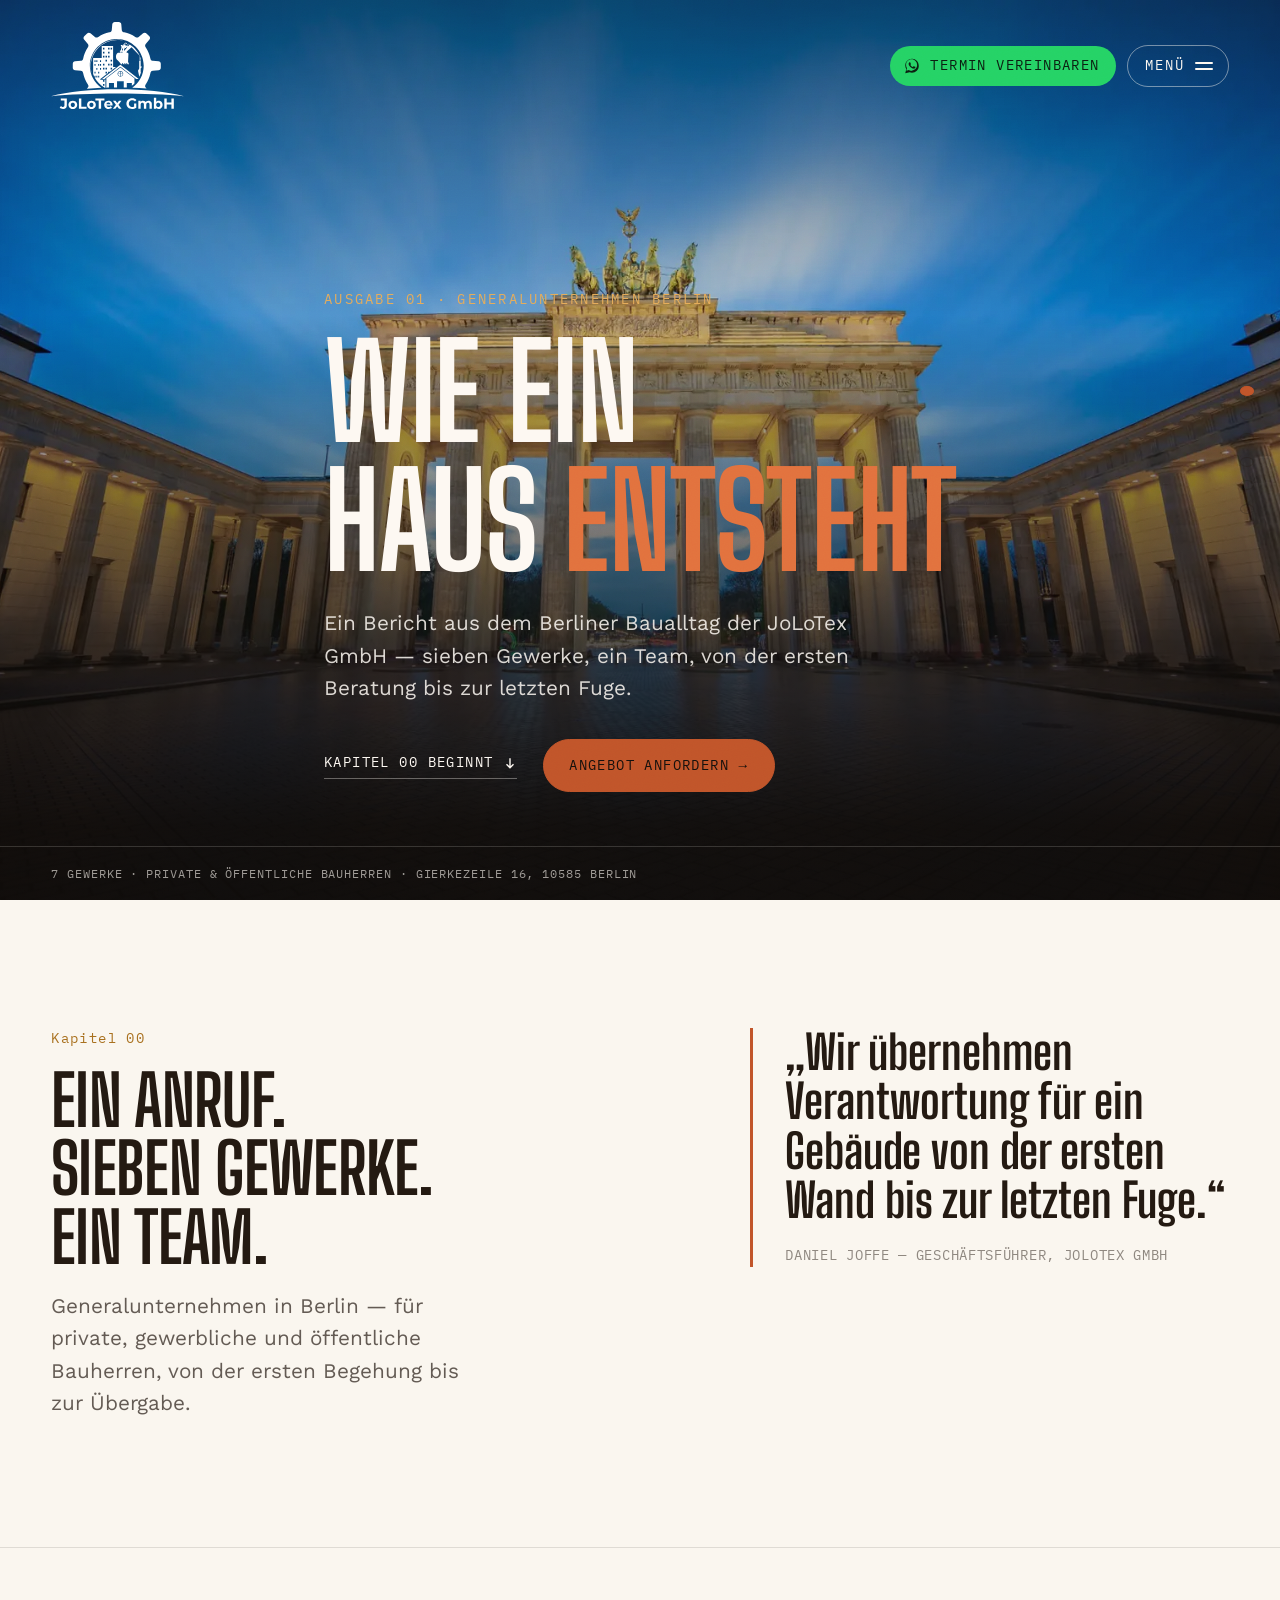
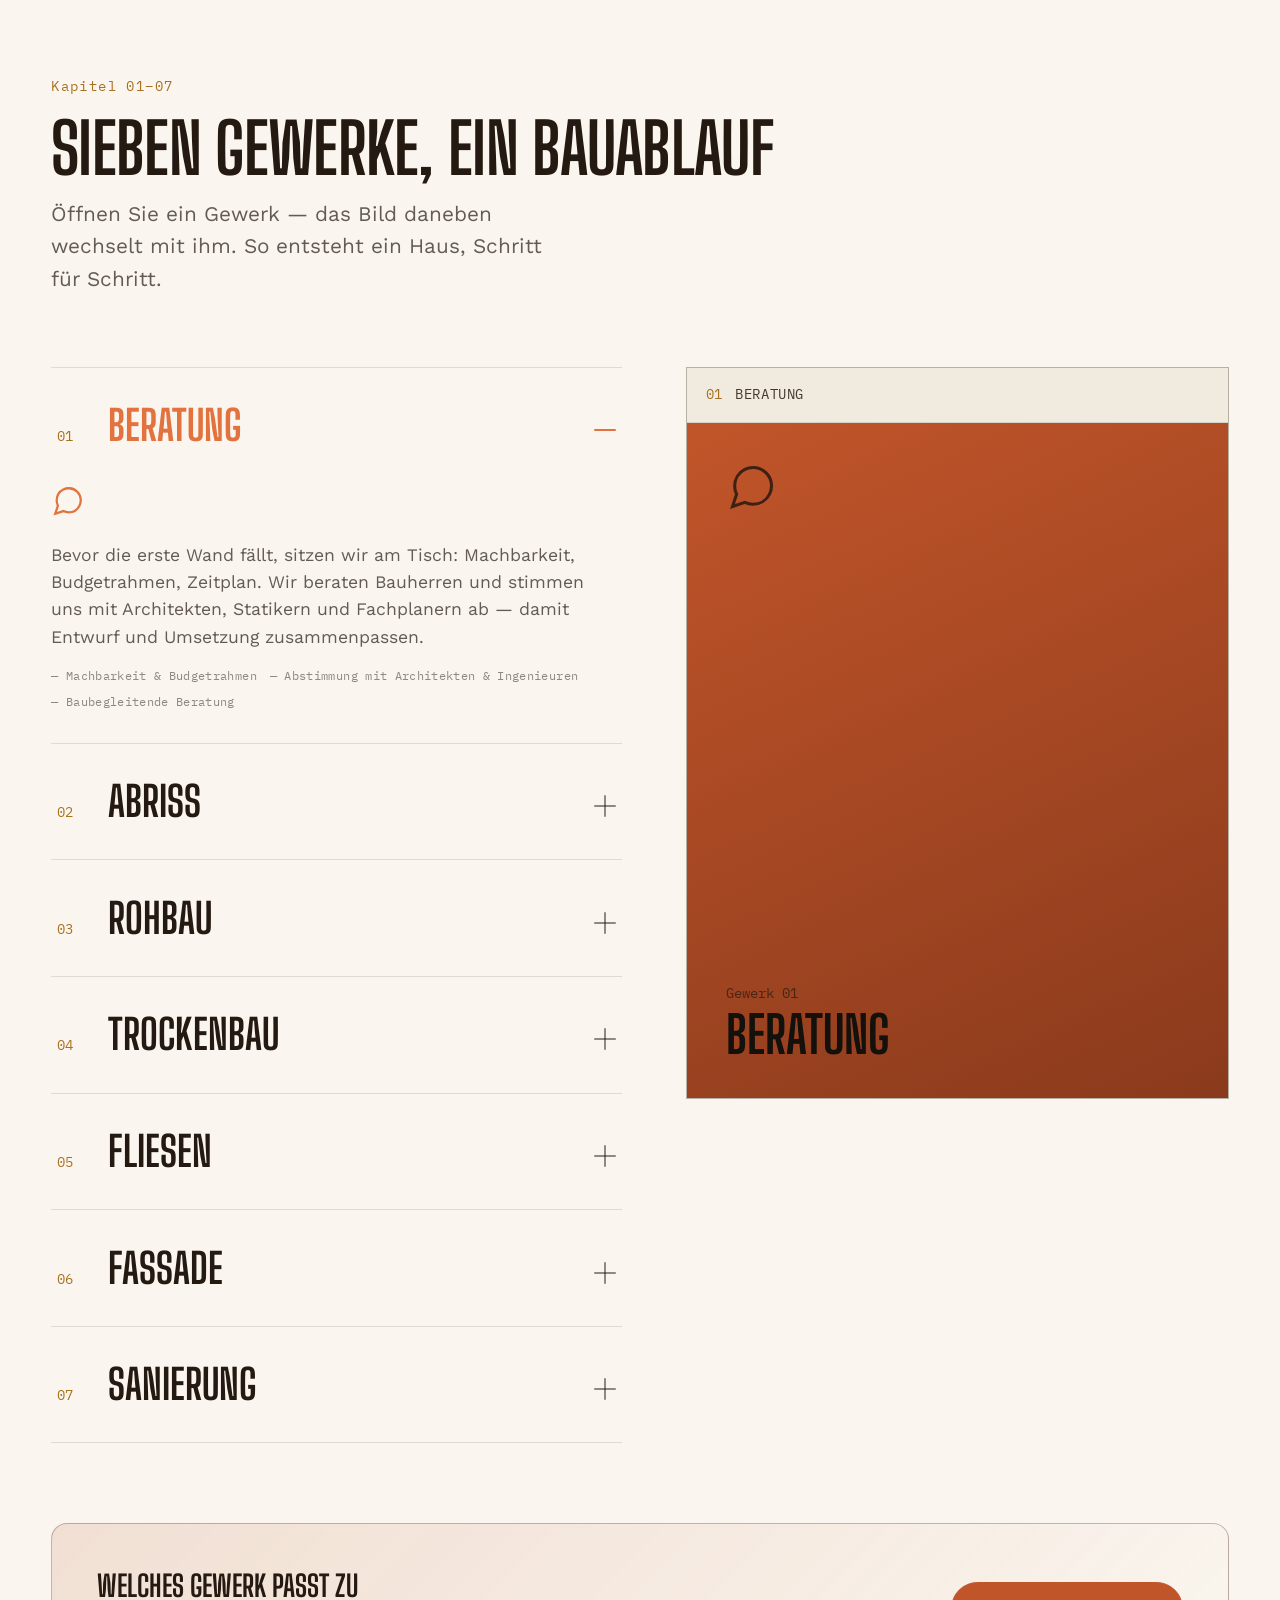
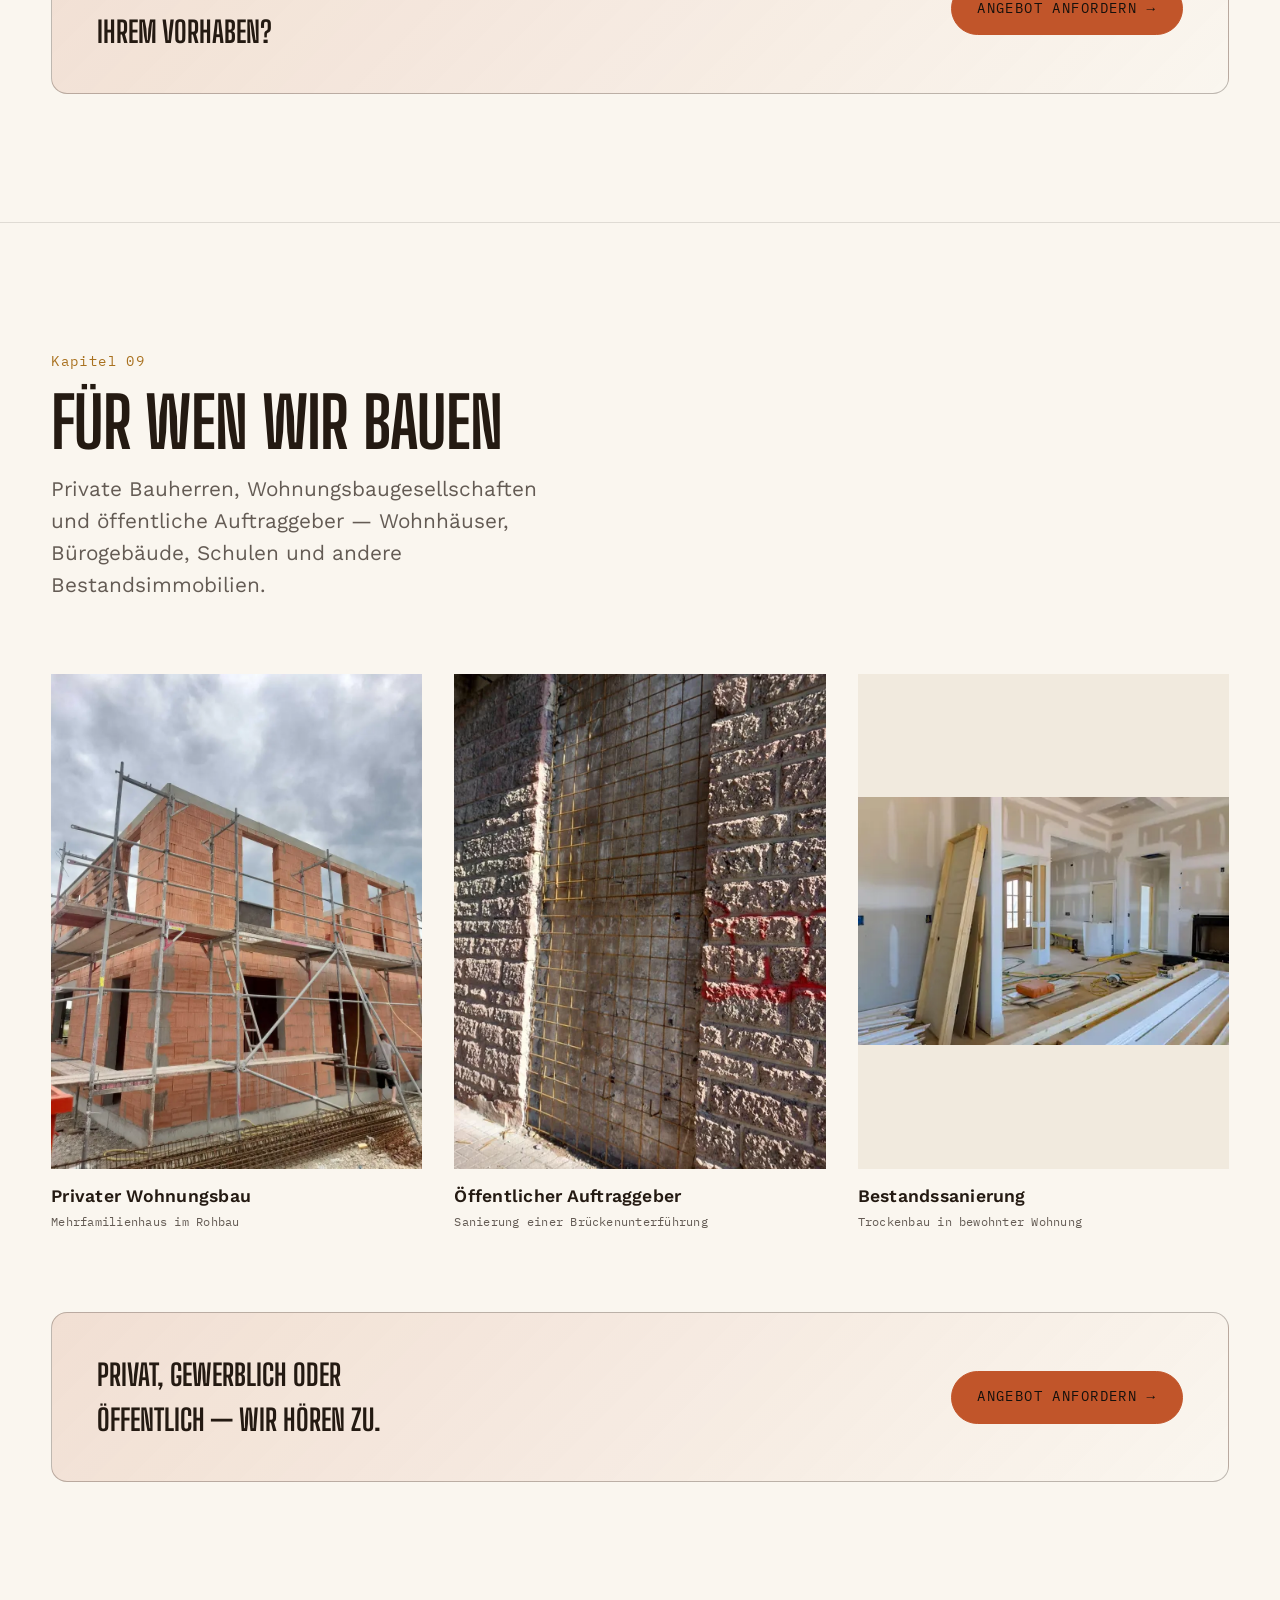
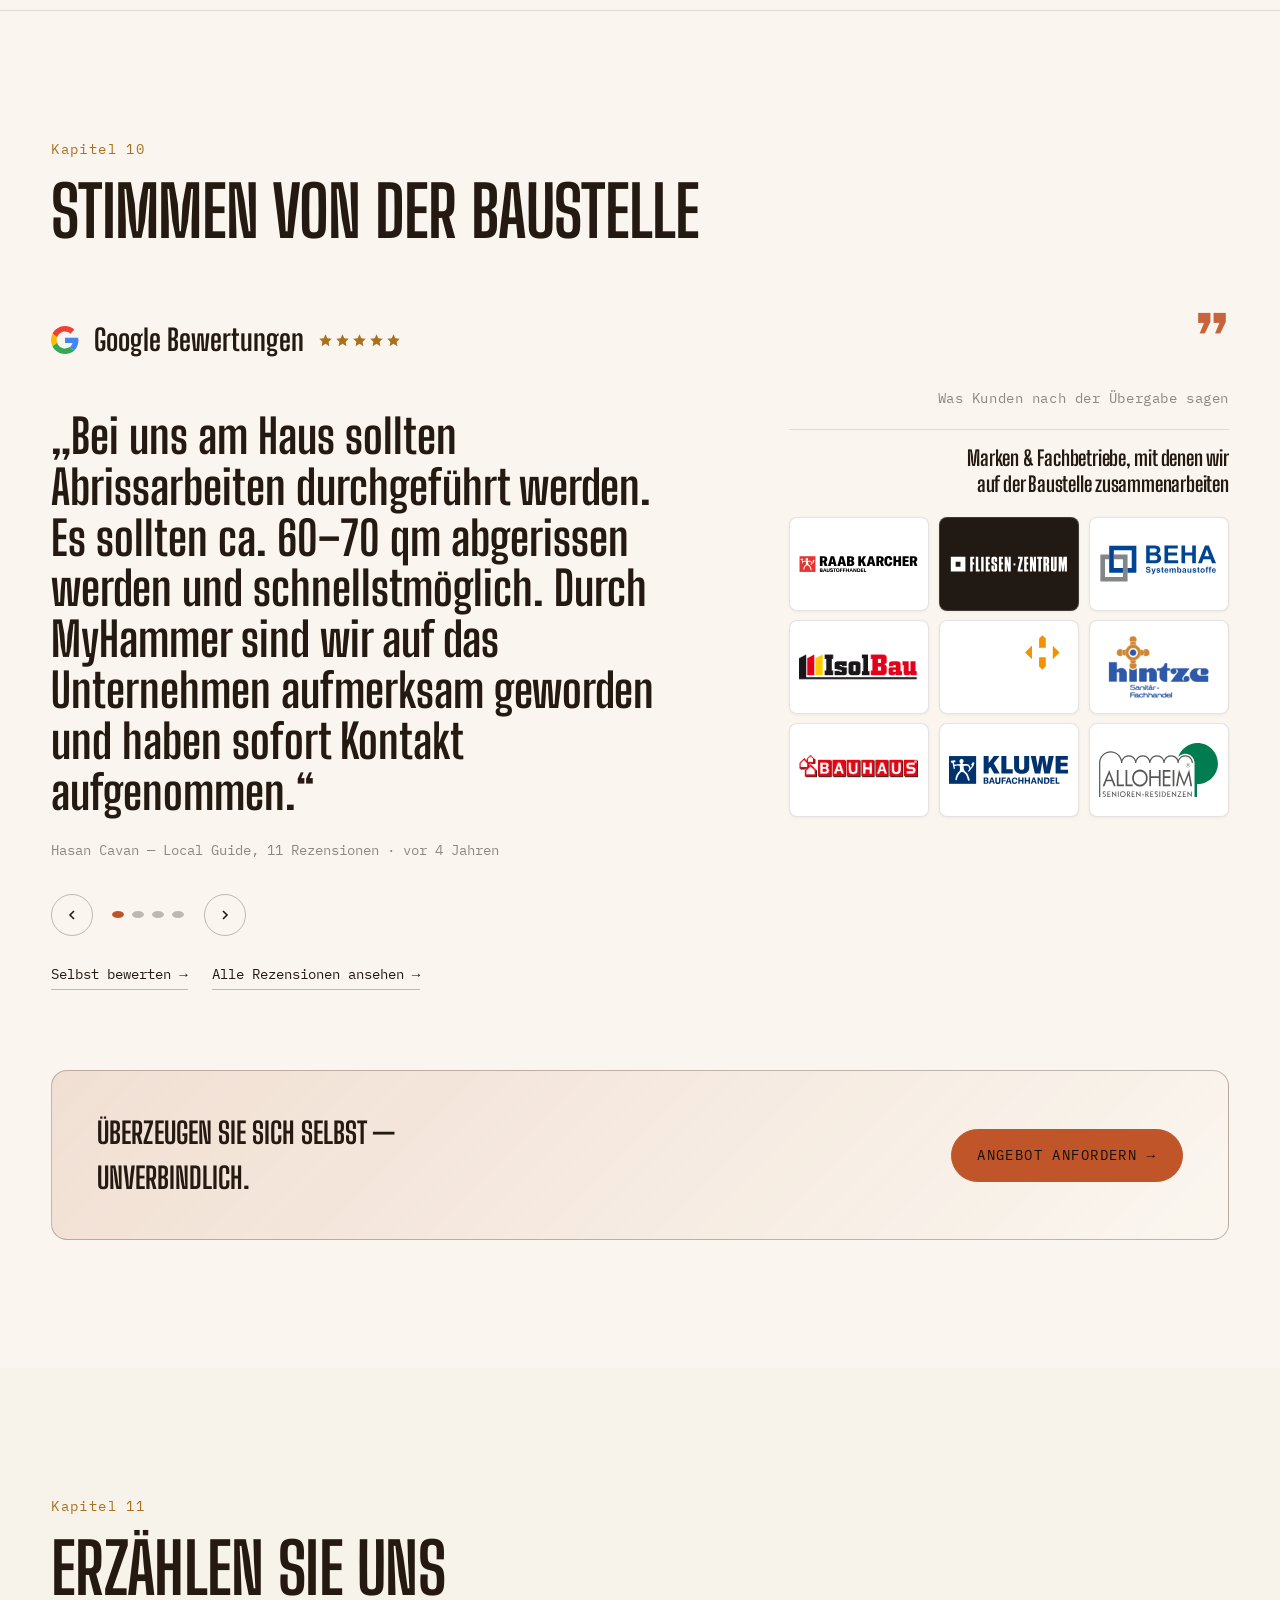
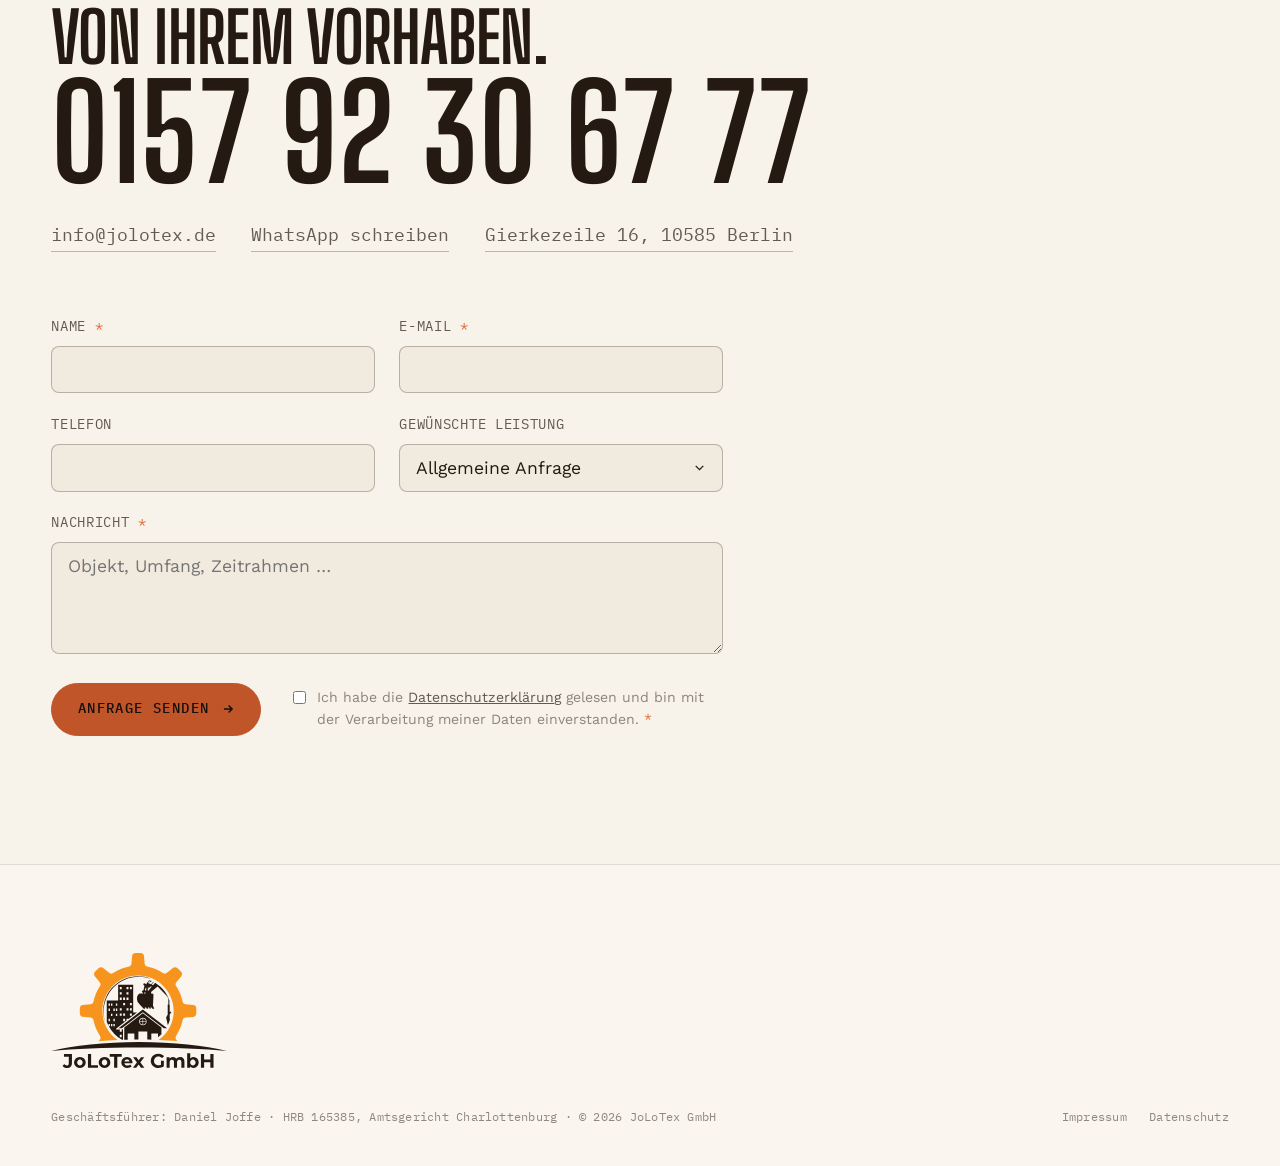
<file: index.html>
<!DOCTYPE html>
<html lang="de">
<head>
<meta charset="UTF-8">
<meta name="viewport" content="width=device-width, initial-scale=1">
<title>JoLoTex GmbH — Wie ein Haus entsteht | Generalunternehmen Berlin</title>
<meta name="description" content="JoLoTex GmbH: Berliner Generalunternehmen für Abriss, Rohbau, Trockenbau, Fliesen, Sanierung, Fassade und Beratung — erzählt entlang eines echten Bauablaufs, mit eigenen Baustellenfotos.">
<link rel="canonical" href="https://www.jolotex.de/">
<link rel="icon" href="assets/images/favicon-32.png" sizes="32x32" type="image/png">
<link rel="icon" href="assets/images/favicon-192.png" sizes="192x192" type="image/png">
<link rel="apple-touch-icon" href="assets/images/apple-touch-icon.png">
<meta property="og:type" content="website">
<meta property="og:site_name" content="JoLoTex GmbH">
<meta property="og:title" content="JoLoTex GmbH — Wie ein Haus entsteht">
<meta property="og:description" content="Ein Bericht aus dem Berliner Baualltag: Abriss, Rohbau, Trockenbau, Fliesen, Sanierung, Fassade und Beratung.">
<meta property="og:image" content="https://www.jolotex.de/assets/images/badge.jpg">
<meta property="og:url" content="https://www.jolotex.de/">
<meta name="twitter:card" content="summary_large_image">
<link rel="stylesheet" href="css/styles.css">
<script type="application/ld+json">
{
  "@context": "https://schema.org",
  "@type": "GeneralContractor",
  "name": "JoLoTex GmbH",
  "image": "https://www.jolotex.de/assets/images/badge.jpg",
  "telephone": "+4915792306777",
  "email": "info@jolotex.de",
  "address": {
    "@type": "PostalAddress",
    "streetAddress": "Gierkezeile 16",
    "postalCode": "10585",
    "addressLocality": "Berlin",
    "addressCountry": "DE"
  },
  "areaServed": "Berlin",
  "url": "https://www.jolotex.de/"
}
</script>
</head>
<body>
<a class="skip-link" href="#main">Zum Inhalt springen</a>

<header class="masthead" data-masthead>
  <div class="wrap masthead__row">
    <a class="masthead__mark" href="index.html"><img src="assets/images/jolotex-logo.svg" alt="JoLoTex GmbH" width="150" height="98"></a>
    <div class="masthead__actions">
      <a class="btn-whatsapp" href="#kontakt">
        <svg viewBox="0 0 32 32" fill="currentColor" aria-hidden="true"><path d="M16.01 3C9.38 3 4 8.38 4 15.01c0 2.39.7 4.61 1.9 6.48L4 29l7.7-1.86a11.9 11.9 0 0 0 4.31.8h.01c6.63 0 12.01-5.38 12.01-12.01C28.02 8.38 22.64 3 16.01 3Zm0 21.8h-.01a9.8 9.8 0 0 1-4.99-1.37l-.36-.21-4.57 1.1 1.12-4.46-.24-.37a9.78 9.78 0 0 1-1.5-5.48c0-5.42 4.4-9.82 9.83-9.82 2.62 0 5.09 1.02 6.94 2.88a9.75 9.75 0 0 1 2.88 6.94c0 5.42-4.41 9.79-10.1 9.79Zm5.4-7.34c-.3-.15-1.75-.86-2.02-.96-.27-.1-.47-.15-.66.15-.2.3-.76.96-.93 1.15-.17.2-.34.22-.64.07-.3-.15-1.25-.46-2.38-1.47-.88-.78-1.47-1.75-1.65-2.05-.17-.3-.02-.46.13-.6.13-.13.3-.34.44-.5.15-.17.2-.3.3-.5.1-.2.05-.37-.02-.52-.07-.15-.66-1.6-.91-2.2-.24-.57-.48-.5-.66-.5h-.56c-.2 0-.52.07-.79.37-.27.3-1.04 1.02-1.04 2.48s1.07 2.87 1.22 3.07c.15.2 2.1 3.2 5.08 4.49.71.3 1.26.49 1.69.63.71.23 1.36.2 1.87.12.57-.08 1.75-.72 2-1.4.24-.7.24-1.29.17-1.4-.07-.13-.27-.2-.56-.35Z"/></svg>
        <span>Termin vereinbaren</span>
      </a>
      <button class="masthead__menu-btn" data-menu-toggle aria-expanded="false" aria-controls="site-menu">
        <span>Menü</span>
        <span class="masthead__menu-icon"><i></i><i></i></span>
      </button>
    </div>
  </div>
</header>

<nav class="site-menu" id="site-menu" data-site-menu aria-label="Hauptnavigation">
  <div class="wrap site-menu__inner">
    <ol class="site-menu__list">
      <li><a href="#auftrag" data-menu-link><span>00</span>Der Auftrag</a></li>
      <li><a href="#gewerke" data-menu-link><span>01–07</span>Die Gewerke</a></li>
      <li><a href="#bauherren" data-menu-link><span>09</span>Für wen wir bauen</a></li>
      <li><a href="#stimmen" data-menu-link><span>10</span>Stimmen von der Baustelle</a></li>
      <li><a href="#kontakt" data-menu-link><span>11</span>Ihr Projekt</a></li>
    </ol>
    <div class="site-menu__contact">
      <a href="tel:+4915792306777">0157 92306777</a>
      <a href="mailto:info@jolotex.de">info@jolotex.de</a>
      <span>Gierkezeile 16, 10585 Berlin</span>
    </div>
  </div>
</nav>

<div class="chapter-nav" data-chapter-nav aria-hidden="true">
  <button data-chapter-dot="cover" data-target="#cover"><span>Cover</span></button>
  <button data-chapter-dot="auftrag" data-target="#auftrag"><span>00 — Auftrag</span></button>
  <button data-chapter-dot="gewerke" data-target="#gewerke"><span>01–07 — Gewerke</span></button>
  <button data-chapter-dot="bauherren" data-target="#bauherren"><span>09 — Bauherren</span></button>
  <button data-chapter-dot="stimmen" data-target="#stimmen"><span>10 — Stimmen</span></button>
  <button data-chapter-dot="kontakt" data-target="#kontakt"><span>11 — Kontakt</span></button>
</div>

<main id="main">

  <section class="cover" id="cover">
    <div class="cover__media">
      <img src="assets/images/optimized/brandenburg-gate-mon-900.webp" srcset="assets/images/optimized/brandenburg-gate-mon-480.webp 480w, assets/images/optimized/brandenburg-gate-mon-900.webp 900w, assets/images/optimized/brandenburg-gate-mon-1600.webp 1600w" sizes="100vw" alt="Brandenburger Tor in Berlin" fetchpriority="high">
    </div>
    <div class="cover__scrim"></div>
    <div class="wrap cover__content">
      <span class="cover__kicker">Ausgabe 01 · Generalunternehmen Berlin</span>
      <h1 class="cover__title">Wie ein<br>Haus <em>entsteht</em></h1>
      <p class="cover__deck">Ein Bericht aus dem Berliner Baualltag der JoLoTex GmbH — sieben Gewerke, ein Team, von der ersten Beratung bis zur letzten Fuge.</p>
      <div class="cover__actions">
        <a class="cover__cue" href="#auftrag">Kapitel 00 beginnt <svg viewBox="0 0 24 24" fill="none" stroke="currentColor" stroke-width="2.4"><path d="M12 4v16M6 14l6 6 6-6"/></svg></a>
        <a class="btn-cta" href="#kontakt">Angebot anfordern →</a>
      </div>
    </div>
    <p class="cover__meta">7 Gewerke · Private &amp; öffentliche Bauherren · Gierkezeile 16, 10585 Berlin</p>
  </section>

  <section class="chapter chapter--auftrag" id="auftrag">
    <div class="wrap chapter__grid">
      <div class="chapter__lede reveal">
        <span class="chapter__num">Kapitel 00</span>
        <h2 class="auftrag__headline">Ein Anruf.<br>Sieben Gewerke.<br>Ein Team.</h2>
        <p class="auftrag__lede">Generalunternehmen in Berlin — für private, gewerbliche und öffentliche Bauherren, von der ersten Begehung bis zur Übergabe.</p>
      </div>
      <blockquote class="chapter__pull reveal">
        <p>„Wir übernehmen Verantwortung für ein Gebäude von der ersten Wand bis zur letzten Fuge.“</p>
        <cite>Daniel Joffe — Geschäftsführer, JoLoTex GmbH</cite>
      </blockquote>
    </div>
  </section>

  <section class="chapter chapter--rule" id="gewerke">
    <div class="wrap">
      <div class="chapter__head reveal">
        <span class="chapter__num">Kapitel 01–07</span>
        <h2>Sieben Gewerke, ein Bauablauf</h2>
        <p>Öffnen Sie ein Gewerk — das Bild daneben wechselt mit ihm. So entsteht ein Haus, Schritt für Schritt.</p>
      </div>

      <div class="gewerke reveal" data-accordion>
        <div class="gewerke__list">

          <article class="gewerke__item is-open" data-gewerke="beratung">
            <button class="gewerke__trigger" aria-expanded="true" aria-controls="panel-beratung" data-trigger>
              <span class="gewerke__index">01</span>
              <span class="gewerke__name">Beratung</span>
              <span class="gewerke__plus" aria-hidden="true"></span>
            </button>
            <div class="gewerke__panel" id="panel-beratung">
              <div class="gewerke__panel-content">
                <svg class="gewerke__panel-icon" viewBox="0 0 24 24" fill="none" stroke="currentColor" stroke-width="1.6" aria-hidden="true"><path d="M21 11.5a8.38 8.38 0 0 1-.9 3.8 8.5 8.5 0 0 1-7.6 4.7 8.38 8.38 0 0 1-3.8-.9L3 21l1.9-5.7a8.38 8.38 0 0 1-.9-3.8 8.5 8.5 0 0 1 4.7-7.6 8.38 8.38 0 0 1 3.8-.9h.5a8.48 8.48 0 0 1 8 8v.5Z"/><path d="M8 12h.01M12 12h.01M16 12h.01"/></svg>
                <p>Bevor die erste Wand fällt, sitzen wir am Tisch: Machbarkeit, Budgetrahmen, Zeitplan. Wir beraten Bauherren und stimmen uns mit Architekten, Statikern und Fachplanern ab — damit Entwurf und Umsetzung zusammenpassen.</p>
                <ul class="gewerke__tags"><li>Machbarkeit &amp; Budgetrahmen</li><li>Abstimmung mit Architekten &amp; Ingenieuren</li><li>Baubegleitende Beratung</li></ul>
              </div>
            </div>
          </article>

          <article class="gewerke__item" data-gewerke="abriss">
            <button class="gewerke__trigger" aria-expanded="false" aria-controls="panel-abriss" data-trigger>
              <span class="gewerke__index">02</span>
              <span class="gewerke__name">Abriss</span>
              <span class="gewerke__plus" aria-hidden="true"></span>
            </button>
            <div class="gewerke__panel" id="panel-abriss">
              <div class="gewerke__panel-content">
                <p>Ob Teilrückbau oder vollständige Entkernung: kontrolliert, sicher, termingerecht. Mit durchdachtem Staubschutz- und Sicherheitskonzept und fachgerechter Trennung und Entsorgung aller Materialien.</p>
                <ul class="gewerke__tags"><li>Entkernung &amp; Teilrückbau</li><li>Sicherheits- &amp; Staubschutzkonzepte</li><li>Fachgerechte Entsorgung</li></ul>
                <img class="gewerke__panel-img" src="assets/images/optimized/pf-abriss-g6-480.webp" alt="JoLoTex Baumfäll- und Rückschnittarbeiten: Holzgreifer verlädt Stämme auf Anhänger" loading="lazy">
                <img class="gewerke__panel-img" src="assets/images/optimized/pf-abriss-g5-480.webp" alt="Rückbau an einer Böschung mit Natursteinen nahe einer Brücke" loading="lazy">
              </div>
            </div>
          </article>

          <article class="gewerke__item" data-gewerke="rohbau">
            <button class="gewerke__trigger" aria-expanded="false" aria-controls="panel-rohbau" data-trigger>
              <span class="gewerke__index">03</span>
              <span class="gewerke__name">Rohbau</span>
              <span class="gewerke__plus" aria-hidden="true"></span>
            </button>
            <div class="gewerke__panel" id="panel-rohbau">
              <div class="gewerke__panel-content">
                <p>Vom Fundament bis zum tragenden Mauerwerk: der Rohbau ist das stabile Fundament für jedes weitere Gewerk — präzise ausgeführt nach Statik und Ausführungsplanung.</p>
                <ul class="gewerke__tags"><li>Fundamente &amp; tragende Wände</li><li>Beton- &amp; Stahlbetonarbeiten</li><li>Schlüsselfertig für Neu- &amp; Anbau</li></ul>
                <img class="gewerke__panel-img" src="assets/images/optimized/pf-rohbau-hero-900.webp" alt="Rohbau eines Wohnhauses mit Gerüst und Ziegelmauerwerk" loading="lazy">
              </div>
            </div>
          </article>

          <article class="gewerke__item" data-gewerke="trockenbau">
            <button class="gewerke__trigger" aria-expanded="false" aria-controls="panel-trockenbau" data-trigger>
              <span class="gewerke__index">04</span>
              <span class="gewerke__name">Trockenbau</span>
              <span class="gewerke__plus" aria-hidden="true"></span>
            </button>
            <div class="gewerke__panel" id="panel-trockenbau">
              <div class="gewerke__panel-content">
                <p>Ständerwände, abgehängte Decken, individuelle Grundrisse — mit Blick auf Schall-, Brand- und Wärmeschutz. Sauber verarbeitet und anschlussfertig für Maler und Bodenleger.</p>
                <ul class="gewerke__tags"><li>Ständerwände &amp; Raumteiler</li><li>Abgehängte Decken</li><li>Schall- &amp; Brandschutz nach Norm</li></ul>
                <div class="gewerke__compare">
                  <figure class="gewerke__compare-item gewerke__compare-item--before">
                    <img src="assets/images/optimized/pf-trockenbau-g5-480.webp" alt="Zimmer vorher: offene Decke, entkernte Wände, Rohzustand" loading="lazy">
                    <span class="gewerke__compare-tag">Vorher</span>
                  </figure>
                  <figure class="gewerke__compare-item gewerke__compare-item--after">
                    <img src="assets/images/optimized/pf-trockenbau-g6-480.webp" alt="Zimmer nachher: verputzte Wände, neue Decke, bezugsfertig" loading="lazy">
                    <span class="gewerke__compare-tag">Nachher</span>
                  </figure>
                  <div class="gewerke__compare-badge" aria-hidden="true"><svg viewBox="0 0 24 24" fill="none" stroke="currentColor" stroke-width="2.6"><path d="M5 12h14M13 6l6 6-6 6"/></svg></div>
                </div>
              </div>
            </div>
          </article>

          <article class="gewerke__item" data-gewerke="fliesen">
            <button class="gewerke__trigger" aria-expanded="false" aria-controls="panel-fliesen" data-trigger>
              <span class="gewerke__index">05</span>
              <span class="gewerke__name">Fliesen</span>
              <span class="gewerke__plus" aria-hidden="true"></span>
            </button>
            <div class="gewerke__panel" id="panel-fliesen">
              <div class="gewerke__panel-content">
                <p>Von der klassischen Badsanierung bis zur großformatigen Gewerbefläche: Boden- und Wandfliesen mit sauberer Abdichtung nach Norm und präzisem Fugenbild.</p>
                <ul class="gewerke__tags"><li>Bäder, Küchen &amp; Nassräume</li><li>Feinsteinzeug &amp; Naturstein</li><li>Normgerechte Abdichtung</li></ul>
                <div class="gewerke__compare">
                  <figure class="gewerke__compare-item gewerke__compare-item--before">
                    <img src="assets/images/optimized/pf-fliesen-g5-480.webp" alt="Bad vorher: Mosaikfliesen werden verlegt, Rohboden sichtbar" loading="lazy">
                    <span class="gewerke__compare-tag">Vorher</span>
                  </figure>
                  <figure class="gewerke__compare-item gewerke__compare-item--after">
                    <img src="assets/images/optimized/pf-fliesen-g3-480.webp" alt="Bad nachher: fertiges Bad mit schwarzen Waschbecken und Sechseckfliesen" loading="lazy">
                    <span class="gewerke__compare-tag">Nachher</span>
                  </figure>
                  <div class="gewerke__compare-badge" aria-hidden="true"><svg viewBox="0 0 24 24" fill="none" stroke="currentColor" stroke-width="2.6"><path d="M5 12h14M13 6l6 6-6 6"/></svg></div>
                </div>
              </div>
            </div>
          </article>

          <article class="gewerke__item" data-gewerke="fassade">
            <button class="gewerke__trigger" aria-expanded="false" aria-controls="panel-fassade" data-trigger>
              <span class="gewerke__index">06</span>
              <span class="gewerke__name">Fassade</span>
              <span class="gewerke__plus" aria-hidden="true"></span>
            </button>
            <div class="gewerke__panel" id="panel-fassade">
              <div class="gewerke__panel-content">
                <p>Die Fassade prägt den ersten Eindruck jedes Gebäudes: Dämmung, Putz- und Malerarbeiten sowie Instandsetzung von Balkonen und Vorhangfassaden — witterungsbeständig und optisch hochwertig.</p>
                <ul class="gewerke__tags"><li>Wärmedämmverbundsysteme</li><li>Putz-, Maler- &amp; Klinkerarbeiten</li><li>Balkone &amp; Vorhangfassaden</li></ul>
                <div class="gewerke__compare">
                  <figure class="gewerke__compare-item gewerke__compare-item--before">
                    <img src="assets/images/optimized/pf-fassade-g1-480.webp" alt="Fassade vorher: Gerüst mit grauem Grundputz" loading="lazy">
                    <span class="gewerke__compare-tag">Vorher</span>
                  </figure>
                  <figure class="gewerke__compare-item gewerke__compare-item--after">
                    <img src="assets/images/optimized/pf-fassade-g4-480.webp" alt="Fassade nachher: fertiger gelber Anstrich" loading="lazy">
                    <span class="gewerke__compare-tag">Nachher</span>
                  </figure>
                  <div class="gewerke__compare-badge" aria-hidden="true"><svg viewBox="0 0 24 24" fill="none" stroke="currentColor" stroke-width="2.6"><path d="M5 12h14M13 6l6 6-6 6"/></svg></div>
                </div>
              </div>
            </div>
          </article>

          <article class="gewerke__item" data-gewerke="sanierung">
            <button class="gewerke__trigger" aria-expanded="false" aria-controls="panel-sanierung" data-trigger>
              <span class="gewerke__index">07</span>
              <span class="gewerke__name">Sanierung</span>
              <span class="gewerke__plus" aria-hidden="true"></span>
            </button>
            <div class="gewerke__panel" id="panel-sanierung">
              <div class="gewerke__panel-content">
                <p>Wir modernisieren Bestandsgebäude technisch und energetisch — von der Instandsetzung tragender Bauteile bis zur Erneuerung der Gebäudetechnik, auch im öffentlichen Raum.</p>
                <ul class="gewerke__tags"><li>Alt- &amp; Neubausanierung</li><li>Energetische Sanierung</li><li>Öffentliche Infrastruktur</li></ul>
                <div class="gewerke__compare">
                  <figure class="gewerke__compare-item gewerke__compare-item--before">
                    <img src="assets/images/optimized/pf-sanierung-g7-480.webp" alt="Bodenaufbau vorher: alter Belag wird mit Stemmhammer entfernt" loading="lazy">
                    <span class="gewerke__compare-tag">Vorher</span>
                  </figure>
                  <figure class="gewerke__compare-item gewerke__compare-item--after">
                    <img src="assets/images/optimized/pf-sanierung-g8-480.webp" alt="Bodenaufbau nachher: neuer grauer Teppichboden verlegt" loading="lazy">
                    <span class="gewerke__compare-tag">Nachher</span>
                  </figure>
                  <div class="gewerke__compare-badge" aria-hidden="true"><svg viewBox="0 0 24 24" fill="none" stroke="currentColor" stroke-width="2.6"><path d="M5 12h14M13 6l6 6-6 6"/></svg></div>
                </div>
                <div class="gewerke__compare">
                  <figure class="gewerke__compare-item gewerke__compare-item--before">
                    <img src="assets/images/optimized/pf-sanierung-g5-480.webp" alt="Brückenunterführung vorher: Betonwand mit freiliegender Bewehrungsmatte" loading="lazy">
                    <span class="gewerke__compare-tag">Vorher</span>
                  </figure>
                  <figure class="gewerke__compare-item gewerke__compare-item--after">
                    <img src="assets/images/optimized/pf-sanierung-g6-480.webp" alt="Brückenunterführung nachher: instand gesetzte Wandfläche mit rotem Anstrich" loading="lazy">
                    <span class="gewerke__compare-tag">Nachher</span>
                  </figure>
                  <div class="gewerke__compare-badge" aria-hidden="true"><svg viewBox="0 0 24 24" fill="none" stroke="currentColor" stroke-width="2.6"><path d="M5 12h14M13 6l6 6-6 6"/></svg></div>
                </div>
              </div>
            </div>
          </article>

        </div>

        <div class="gewerke__stage" aria-hidden="true" data-stage>
          <div class="gewerke__stage-label"><span data-stage-index>01</span><span data-stage-name>Beratung</span></div>
          <div data-stage-body></div>
        </div>
      </div>

      <div class="cta-band reveal">
        <p>Welches Gewerk passt zu Ihrem Vorhaben?</p>
        <a class="btn-cta" href="#kontakt">Angebot anfordern →</a>
      </div>
    </div>
  </section>

  <section class="chapter chapter--rule" id="bauherren">
    <div class="wrap">
      <div class="chapter__head reveal">
        <span class="chapter__num">Kapitel 09</span>
        <h2>Für wen wir bauen</h2>
        <p>Private Bauherren, Wohnungsbaugesellschaften und öffentliche Auftraggeber — Wohnhäuser, Bürogebäude, Schulen und andere Bestandsimmobilien.</p>
      </div>
      <div class="bauherren__grid reveal">
        <figure class="bauherren__figure">
          <img src="assets/images/optimized/pf-rohbau-hero-900.webp" sizes="(max-width: 900px) 100vw, 33vw" alt="Rohbau eines privaten Wohnhauses im Berliner Umland" loading="lazy">
          <figcaption class="bauherren__caption"><strong>Privater Wohnungsbau</strong>Mehrfamilienhaus im Rohbau</figcaption>
        </figure>
        <figure class="bauherren__figure">
          <img src="assets/images/optimized/pf-sanierung-g5-480.webp" sizes="(max-width: 900px) 100vw, 33vw" alt="Sanierung einer Brückenunterführung — Auftrag der öffentlichen Hand" loading="lazy">
          <figcaption class="bauherren__caption"><strong>Öffentlicher Auftraggeber</strong>Sanierung einer Brückenunterführung</figcaption>
        </figure>
        <figure class="bauherren__figure">
          <img src="assets/images/optimized/pf-trockenbau-g4-480.webp" alt="Trockenbau in einer bewohnten Bestandswohnung" loading="lazy">
          <figcaption class="bauherren__caption"><strong>Bestandssanierung</strong>Trockenbau in bewohnter Wohnung</figcaption>
        </figure>
      </div>

      <div class="cta-band reveal">
        <p>Privat, gewerblich oder öffentlich — wir hören zu.</p>
        <a class="btn-cta" href="#kontakt">Angebot anfordern →</a>
      </div>
    </div>
  </section>

  <section class="chapter chapter--rule stimmen" id="stimmen">
    <div class="wrap">
      <div class="chapter__head reveal">
        <span class="chapter__num">Kapitel 10</span>
        <h2>Stimmen von der Baustelle</h2>
      </div>

      <div class="stimmen__grid">
      <div>
      <div class="stimmen__badge reveal">
        <svg viewBox="0 0 48 48" aria-hidden="true"><path fill="#EA4335" d="M24 9.5c3.54 0 6.71 1.22 9.21 3.6l6.85-6.85C35.9 2.38 30.47 0 24 0 14.62 0 6.51 5.38 2.56 13.22l7.98 6.19C12.43 13.72 17.74 9.5 24 9.5z"/><path fill="#4285F4" d="M46.98 24.55c0-1.57-.15-3.09-.38-4.55H24v9.02h12.94c-.58 2.96-2.26 5.48-4.78 7.18l7.73 6c4.51-4.18 7.09-10.36 7.09-17.65z"/><path fill="#FBBC05" d="M10.53 28.59c-.48-1.45-.76-2.99-.76-4.59s.27-3.14.76-4.59l-7.98-6.19C.92 16.46 0 20.12 0 24c0 3.88.92 7.54 2.56 10.78l7.97-6.19z"/><path fill="#34A853" d="M24 48c6.48 0 11.93-2.13 15.89-5.81l-7.73-6c-2.15 1.45-4.92 2.3-8.16 2.3-6.26 0-11.57-4.22-13.47-9.91l-7.98 6.19C6.51 42.62 14.62 48 24 48z"/></svg>
        <strong>Google Bewertungen</strong>
        <span class="stars" aria-hidden="true">
          <svg viewBox="0 0 24 24" fill="currentColor"><path d="M12 2l2.9 6.26L22 9.27l-5 4.87L18.18 21 12 17.27 5.82 21 7 14.14l-5-4.87 7.1-1.01L12 2z"/></svg>
          <svg viewBox="0 0 24 24" fill="currentColor"><path d="M12 2l2.9 6.26L22 9.27l-5 4.87L18.18 21 12 17.27 5.82 21 7 14.14l-5-4.87 7.1-1.01L12 2z"/></svg>
          <svg viewBox="0 0 24 24" fill="currentColor"><path d="M12 2l2.9 6.26L22 9.27l-5 4.87L18.18 21 12 17.27 5.82 21 7 14.14l-5-4.87 7.1-1.01L12 2z"/></svg>
          <svg viewBox="0 0 24 24" fill="currentColor"><path d="M12 2l2.9 6.26L22 9.27l-5 4.87L18.18 21 12 17.27 5.82 21 7 14.14l-5-4.87 7.1-1.01L12 2z"/></svg>
          <svg viewBox="0 0 24 24" fill="currentColor"><path d="M12 2l2.9 6.26L22 9.27l-5 4.87L18.18 21 12 17.27 5.82 21 7 14.14l-5-4.87 7.1-1.01L12 2z"/></svg>
        </span>
      </div>

      <div class="stimmen__viewer reveal" data-review-viewer>
        <blockquote class="stimmen__quote is-active" data-review>
          <p>„Bei uns am Haus sollten Abrissarbeiten durchgeführt werden. Es sollten ca. 60–70 qm abgerissen werden und schnellstmöglich. Durch MyHammer sind wir auf das Unternehmen aufmerksam geworden und haben sofort Kontakt aufgenommen.“</p>
          <cite>Hasan Cavan — Local Guide, 11 Rezensionen · vor 4 Jahren</cite>
        </blockquote>
        <blockquote class="stimmen__quote" data-review>
          <p>„Bau Firma hat einen ausgezeichneten Job gemacht! Das Team war sehr professionell und effizient. Sie haben die Arbeiten termingerecht abgeschlossen und das Ergebnis war von hoher Qualität.“</p>
          <cite>Högert — Local Guide, 3 Rezensionen · vor 2 Jahren</cite>
        </blockquote>
        <blockquote class="stimmen__quote" data-review>
          <p>„Die Firma ist äußerst zuverlässig und verlässlich! Haben alles zu meiner vollsten Zufriedenheit erledigt. Sehr angenehm und zuvorkommend. Die Preise sind sehr fair.“</p>
          <cite>Vadim Stein — Local Guide, 20 Rezensionen · vor 3 Jahren</cite>
        </blockquote>
        <blockquote class="stimmen__quote" data-review>
          <p>„Super Kommunikation über WhatsApp und Handy, schneller Termin und sauber und professionell ausgeführte Boden- und Entsorgungsarbeiten zu einem angemessenen Preis.“</p>
          <cite>Sergej Punkt — Local Guide, 20 Rezensionen · vor 4 Jahren</cite>
        </blockquote>
      </div>
      <div class="stimmen__controls">
        <button class="stimmen__arrow" data-review-prev aria-label="Vorherige Rezension"><svg viewBox="0 0 24 24" fill="none" stroke="currentColor" stroke-width="2.4"><path d="M15 6l-6 6 6 6"/></svg></button>
        <div class="stimmen__dots" data-review-dots>
          <button class="is-active"></button><button></button><button></button><button></button>
        </div>
        <button class="stimmen__arrow" data-review-next aria-label="Nächste Rezension"><svg viewBox="0 0 24 24" fill="none" stroke="currentColor" stroke-width="2.4"><path d="M9 6l6 6-6 6"/></svg></button>
      </div>
      <div class="stimmen__actions">
        <a href="https://search.google.com/local/writereview?placeid=5824996774311116478" target="_blank" rel="noopener">Selbst bewerten →</a>
        <a href="https://www.google.com/maps/place/JoLoTex+GmbH/@52.5144813,13.3005917,16z/data=!4m8!3m7!1s0x47a854770db68107:0x50d68bb43e9c3ebe!8m2!3d52.5144813!4d13.3031666!9m1!1b1!16s%2Fg%2F11b74l2_pf?hl=de&entry=ttu" target="_blank" rel="noopener">Alle Rezensionen ansehen →</a>
      </div>
      </div>

      <div class="stimmen__mark reveal">
        <span aria-hidden="true">”</span>
        <p>Was Kunden nach der Übergabe sagen</p>
        <div class="stimmen__partners">
          <h3>Marken &amp; Fachbetriebe, mit denen wir auf der Baustelle zusammenarbeiten</h3>
          <div class="stimmen__partners-grid">
            <a href="https://www.raabkarcher.de/" target="_blank" rel="noopener"><img src="assets/images/partners/raab-karcher.svg" alt="Raab Karcher" loading="lazy"></a>
            <a class="is-dark" href="https://www.fliesen-zentrum.de/" target="_blank" rel="noopener"><img src="assets/images/partners/fliesen-zentrum.svg" alt="Fliesen-Zentrum" loading="lazy"></a>
            <a href="https://beha-web.de/" target="_blank" rel="noopener"><img src="assets/images/partners/beha.svg" alt="Beha" loading="lazy"></a>
            <a href="https://isolbau.de/" target="_blank" rel="noopener"><img src="assets/images/partners/isolbau.png" alt="Isolbau" loading="lazy"></a>
            <a href="https://www.hinterseer.com/de/" target="_blank" rel="noopener"><img src="assets/images/partners/hinterseer.svg" alt="Hinterseer" loading="lazy"></a>
            <a href="http://www.hintze-sanitaer.de/" target="_blank" rel="noopener"><img src="assets/images/partners/hintze-sanitaer.png" alt="Hintze Sanitär" loading="lazy"></a>
            <a href="https://www.bauhaus.info/" target="_blank" rel="noopener"><img src="assets/images/partners/bauhaus.png" alt="Bauhaus" loading="lazy"></a>
            <a href="https://www.kluwe.de/" target="_blank" rel="noopener"><img src="assets/images/partners/kluwe.svg" alt="Kluwe" loading="lazy"></a>
            <a href="https://www.alloheim.de" target="_blank" rel="noopener"><img src="assets/images/partners/alloheim.svg" alt="Alloheim" loading="lazy"></a>
          </div>
        </div>
      </div>
      </div>

      <div class="cta-band reveal">
        <p>Überzeugen Sie sich selbst — unverbindlich.</p>
        <a class="btn-cta" href="#kontakt">Angebot anfordern →</a>
      </div>
    </div>
  </section>

  <section class="chapter kontakt" id="kontakt">
    <div class="wrap">
      <span class="chapter__num reveal">Kapitel 11</span>
      <h2 class="reveal" style="font-size:var(--step-4); text-transform:uppercase; max-width:20ch;">Erzählen Sie uns von Ihrem Vorhaben.</h2>

      <a class="kontakt__tel reveal" href="tel:+4915792306777">0157 92 30 67 77</a>
      <div class="kontakt__row reveal">
        <a href="mailto:info@jolotex.de">info@jolotex.de</a>
        <a href="https://wa.me/4915792306777" target="_blank" rel="noopener">WhatsApp schreiben</a>
        <a href="https://maps.google.com/?q=Gierkezeile+16,+10585+Berlin" target="_blank" rel="noopener">Gierkezeile 16, 10585 Berlin</a>
      </div>

      <form class="contact-form reveal" data-contact-form novalidate>
        <div class="contact-form__grid">
          <div class="contact-form__field">
            <label for="k-name">Name <span class="req">*</span></label>
            <input type="text" id="k-name" name="name" autocomplete="name" required>
            <small class="contact-form__error">Bitte geben Sie Ihren Namen ein.</small>
          </div>
          <div class="contact-form__field">
            <label for="k-email">E-Mail <span class="req">*</span></label>
            <input type="email" id="k-email" name="email" autocomplete="email" required>
            <small class="contact-form__error">Bitte geben Sie eine gültige E-Mail-Adresse ein.</small>
          </div>
          <div class="contact-form__field">
            <label for="k-telefon">Telefon</label>
            <input type="tel" id="k-telefon" name="telefon" autocomplete="tel">
          </div>
          <div class="contact-form__field">
            <label for="k-leistung">Gewünschte Leistung</label>
            <select id="k-leistung" name="leistung">
              <option value="Allgemeine Anfrage">Allgemeine Anfrage</option>
              <option value="Beratung">Beratung</option>
              <option value="Abriss">Abriss</option>
              <option value="Rohbau">Rohbau</option>
              <option value="Trockenbau">Trockenbau</option>
              <option value="Fliesen">Fliesen</option>
              <option value="Fassade">Fassade</option>
              <option value="Sanierung">Sanierung</option>
            </select>
          </div>
          <div class="contact-form__field contact-form__field--full">
            <label for="k-nachricht">Nachricht <span class="req">*</span></label>
            <textarea id="k-nachricht" name="nachricht" required placeholder="Objekt, Umfang, Zeitrahmen …"></textarea>
            <small class="contact-form__error">Bitte beschreiben Sie kurz Ihr Anliegen.</small>
          </div>
        </div>

        <div class="contact-form-foot">
          <button type="submit" class="btn-send">Anfrage senden <svg width="14" height="14" viewBox="0 0 24 24" fill="none" stroke="currentColor" stroke-width="2.6"><path d="M5 12h14M13 6l6 6-6 6"/></svg></button>
          <label class="consent">
            <input type="checkbox" id="k-datenschutz" name="datenschutz" required>
            <span>Ich habe die <a href="datenschutz.html">Datenschutzerklärung</a> gelesen und bin mit der Verarbeitung meiner Daten einverstanden. <span class="req">*</span></span>
          </label>
        </div>
        <div class="form-status" role="status" aria-live="polite"></div>
      </form>
    </div>
  </section>

</main>

<footer class="colophon">
  <div class="wrap">
    <img class="colophon__logo reveal" src="assets/images/jolotex-logo.svg" alt="JoLoTex GmbH" width="200" height="131">
    <div class="colophon__row">
      <span>Geschäftsführer: Daniel Joffe · HRB 165385, Amtsgericht Charlottenburg · &copy; <span data-year>2026</span> JoLoTex GmbH</span>
      <span class="colophon__links">
        <a href="impressum.html">Impressum</a>
        <a href="datenschutz.html">Datenschutz</a>
      </span>
    </div>
  </div>
</footer>

<a class="float-cta" href="#kontakt" data-float-cta>
  <span>Angebot anfordern</span>
  <svg viewBox="0 0 24 24" fill="none" stroke="currentColor" stroke-width="2.6"><path d="M5 12h14M13 6l6 6-6 6"/></svg>
</a>

<script src="js/main.js"></script>
</body>
</html>
</file>
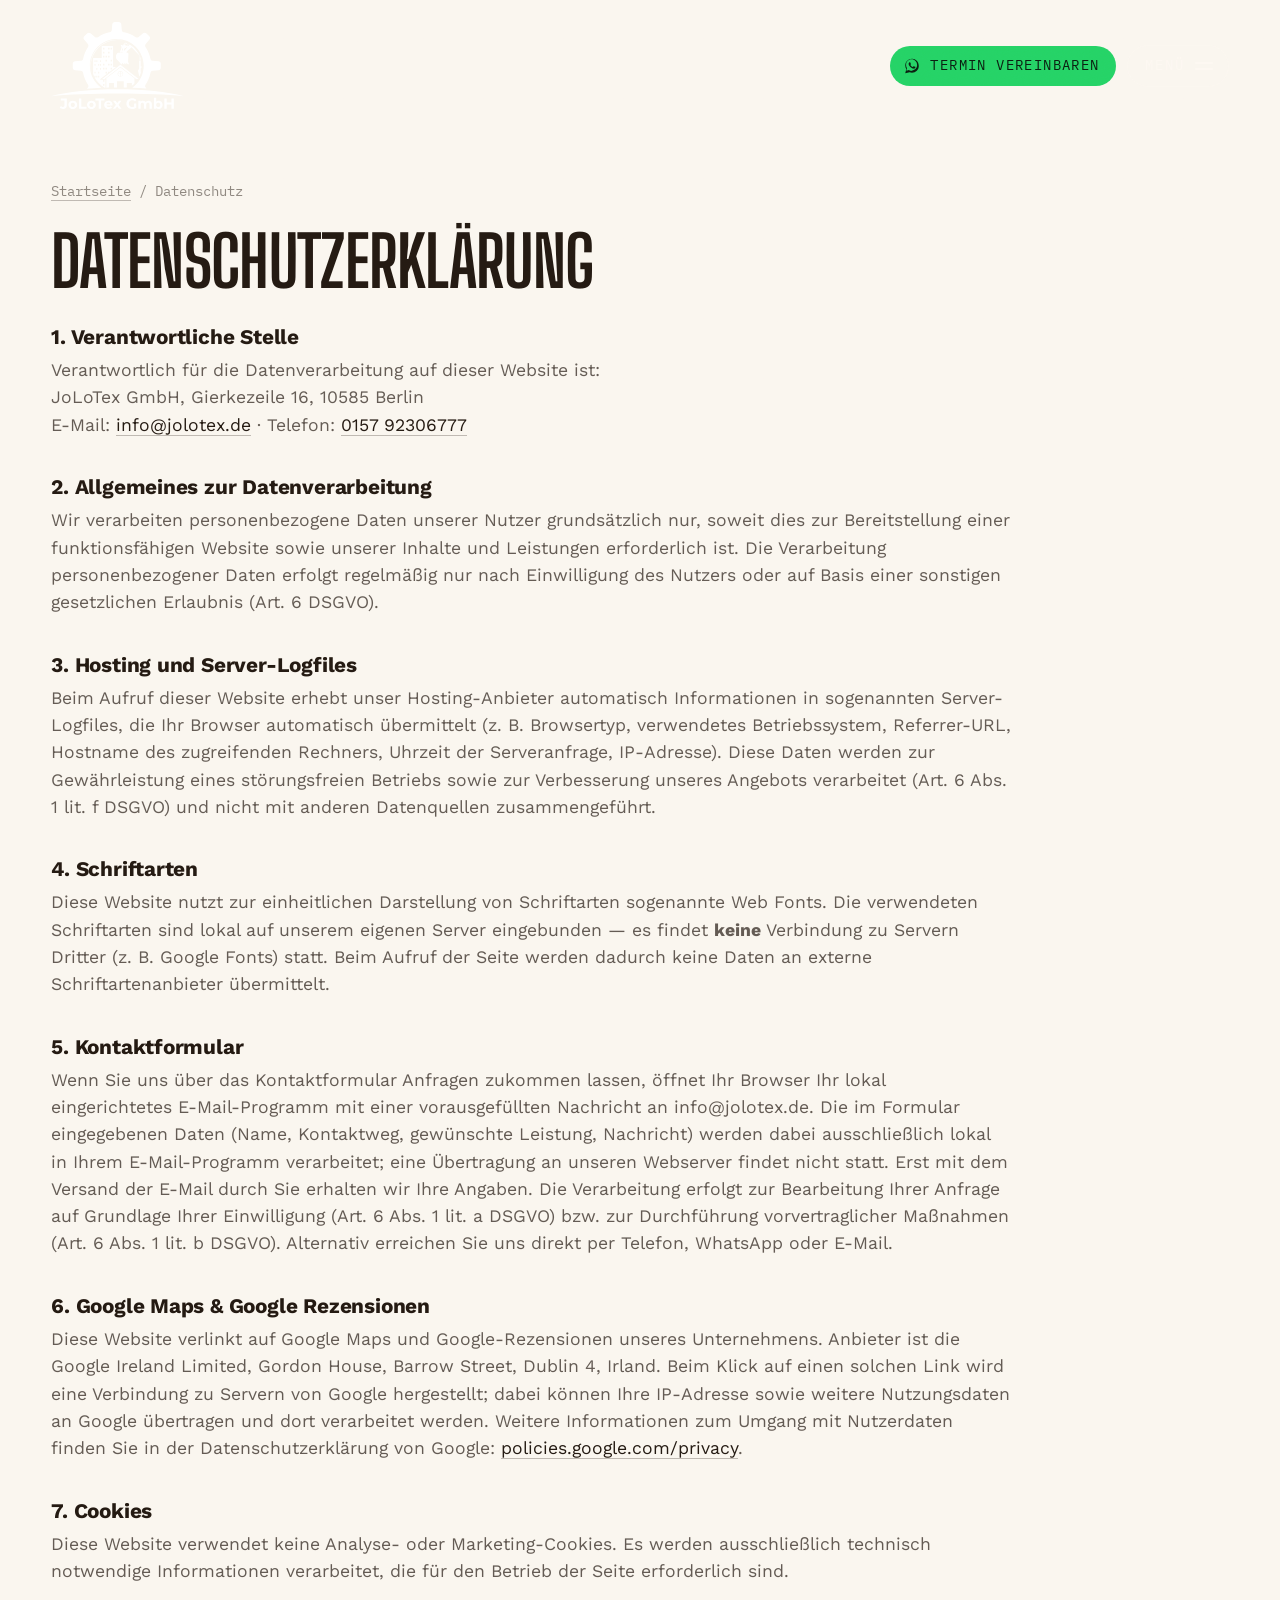
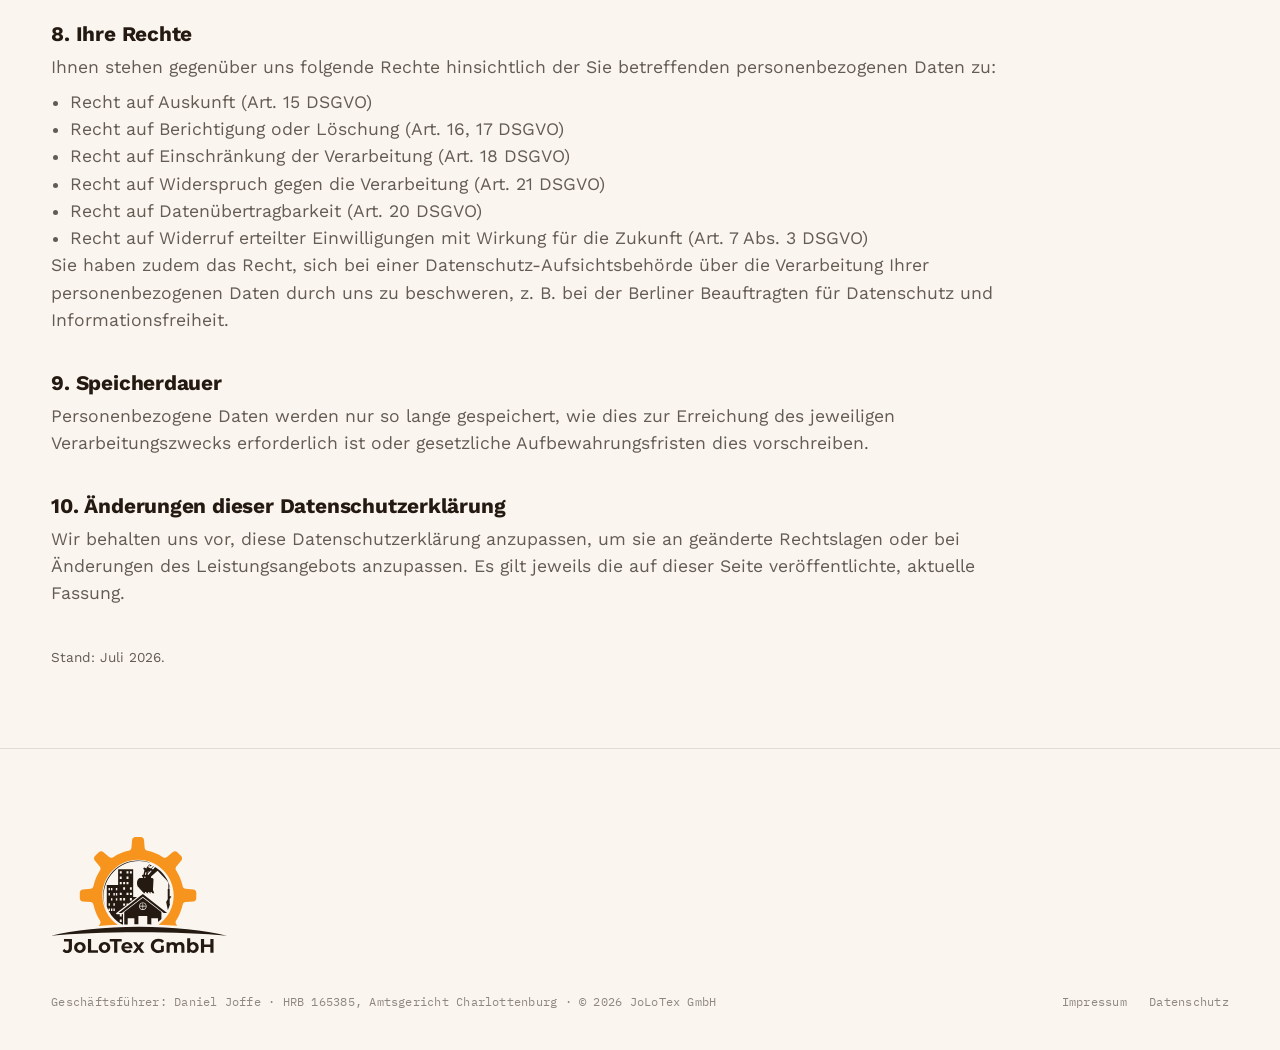
<file: datenschutz.html>
<!DOCTYPE html>
<html lang="de">
<head>
<meta charset="UTF-8">
<meta name="viewport" content="width=device-width, initial-scale=1">
<title>Datenschutzerklärung — JoLoTex GmbH</title>
<meta name="description" content="Datenschutzerklärung der JoLoTex GmbH gemäß DSGVO.">
<link rel="canonical" href="https://www.jolotex.de/datenschutz.html">
<link rel="icon" href="assets/images/favicon-32.png" sizes="32x32" type="image/png">
<link rel="icon" href="assets/images/favicon-192.png" sizes="192x192" type="image/png">
<link rel="apple-touch-icon" href="assets/images/apple-touch-icon.png">
<meta name="robots" content="noindex, follow">
<link rel="stylesheet" href="css/styles.css">
</head>
<body>
<a class="skip-link" href="#main">Zum Inhalt springen</a>

<header class="masthead" data-masthead>
  <div class="wrap masthead__row">
    <a class="masthead__mark" href="index.html"><img src="assets/images/jolotex-logo.svg" alt="JoLoTex GmbH" width="150" height="98"></a>
    <div class="masthead__actions">
      <a class="btn-whatsapp" href="index.html#kontakt">
        <svg viewBox="0 0 32 32" fill="currentColor" aria-hidden="true"><path d="M16.01 3C9.38 3 4 8.38 4 15.01c0 2.39.7 4.61 1.9 6.48L4 29l7.7-1.86a11.9 11.9 0 0 0 4.31.8h.01c6.63 0 12.01-5.38 12.01-12.01C28.02 8.38 22.64 3 16.01 3Zm0 21.8h-.01a9.8 9.8 0 0 1-4.99-1.37l-.36-.21-4.57 1.1 1.12-4.46-.24-.37a9.78 9.78 0 0 1-1.5-5.48c0-5.42 4.4-9.82 9.83-9.82 2.62 0 5.09 1.02 6.94 2.88a9.75 9.75 0 0 1 2.88 6.94c0 5.42-4.41 9.79-10.1 9.79Zm5.4-7.34c-.3-.15-1.75-.86-2.02-.96-.27-.1-.47-.15-.66.15-.2.3-.76.96-.93 1.15-.17.2-.34.22-.64.07-.3-.15-1.25-.46-2.38-1.47-.88-.78-1.47-1.75-1.65-2.05-.17-.3-.02-.46.13-.6.13-.13.3-.34.44-.5.15-.17.2-.3.3-.5.1-.2.05-.37-.02-.52-.07-.15-.66-1.6-.91-2.2-.24-.57-.48-.5-.66-.5h-.56c-.2 0-.52.07-.79.37-.27.3-1.04 1.02-1.04 2.48s1.07 2.87 1.22 3.07c.15.2 2.1 3.2 5.08 4.49.71.3 1.26.49 1.69.63.71.23 1.36.2 1.87.12.57-.08 1.75-.72 2-1.4.24-.7.24-1.29.17-1.4-.07-.13-.27-.2-.56-.35Z"/></svg>
        <span>Termin vereinbaren</span>
      </a>
      <button class="masthead__menu-btn" data-menu-toggle aria-expanded="false" aria-controls="site-menu">
        <span>Menü</span>
        <span class="masthead__menu-icon"><i></i><i></i></span>
      </button>
    </div>
  </div>
</header>

<nav class="site-menu" id="site-menu" data-site-menu aria-label="Hauptnavigation">
  <div class="wrap site-menu__inner">
    <ol class="site-menu__list">
      <li><a href="index.html#auftrag" data-menu-link><span>00</span>Der Auftrag</a></li>
      <li><a href="index.html#gewerke" data-menu-link><span>01–07</span>Die Gewerke</a></li>
      <li><a href="index.html#bauherren" data-menu-link><span>09</span>Für wen wir bauen</a></li>
      <li><a href="index.html#stimmen" data-menu-link><span>10</span>Stimmen von der Baustelle</a></li>
      <li><a href="index.html#kontakt" data-menu-link><span>11</span>Ihr Projekt</a></li>
    </ol>
    <div class="site-menu__contact">
      <a href="tel:+4915792306777">0157 92306777</a>
      <a href="mailto:info@jolotex.de">info@jolotex.de</a>
      <span>Gierkezeile 16, 10585 Berlin</span>
    </div>
  </div>
</nav>

<main id="main">
  <section class="legal-page">
    <div class="wrap">
      <p class="breadcrumb"><a href="index.html">Startseite</a> / Datenschutz</p>
      <h1>Datenschutzerklärung</h1>

      <div class="legal-content">
        <h2>1. Verantwortliche Stelle</h2>
        <p>
          Verantwortlich für die Datenverarbeitung auf dieser Website ist:<br>
          JoLoTex GmbH, Gierkezeile 16, 10585 Berlin<br>
          E-Mail: <a href="mailto:info@jolotex.de">info@jolotex.de</a> · Telefon: <a href="tel:+4915792306777">0157 92306777</a>
        </p>

        <h2>2. Allgemeines zur Datenverarbeitung</h2>
        <p>Wir verarbeiten personenbezogene Daten unserer Nutzer grundsätzlich nur, soweit dies zur Bereitstellung einer funktionsfähigen Website sowie unserer Inhalte und Leistungen erforderlich ist. Die Verarbeitung personenbezogener Daten erfolgt regelmäßig nur nach Einwilligung des Nutzers oder auf Basis einer sonstigen gesetzlichen Erlaubnis (Art. 6 DSGVO).</p>

        <h2>3. Hosting und Server-Logfiles</h2>
        <p>Beim Aufruf dieser Website erhebt unser Hosting-Anbieter automatisch Informationen in sogenannten Server-Logfiles, die Ihr Browser automatisch übermittelt (z. B. Browsertyp, verwendetes Betriebssystem, Referrer-URL, Hostname des zugreifenden Rechners, Uhrzeit der Serveranfrage, IP-Adresse). Diese Daten werden zur Gewährleistung eines störungsfreien Betriebs sowie zur Verbesserung unseres Angebots verarbeitet (Art. 6 Abs. 1 lit. f DSGVO) und nicht mit anderen Datenquellen zusammengeführt.</p>

        <h2>4. Schriftarten</h2>
        <p>Diese Website nutzt zur einheitlichen Darstellung von Schriftarten sogenannte Web Fonts. Die verwendeten Schriftarten sind lokal auf unserem eigenen Server eingebunden — es findet <strong>keine</strong> Verbindung zu Servern Dritter (z. B. Google Fonts) statt. Beim Aufruf der Seite werden dadurch keine Daten an externe Schriftartenanbieter übermittelt.</p>

        <h2>5. Kontaktformular</h2>
        <p>Wenn Sie uns über das Kontaktformular Anfragen zukommen lassen, öffnet Ihr Browser Ihr lokal eingerichtetes E-Mail-Programm mit einer vorausgefüllten Nachricht an info@jolotex.de. Die im Formular eingegebenen Daten (Name, Kontaktweg, gewünschte Leistung, Nachricht) werden dabei ausschließlich lokal in Ihrem E-Mail-Programm verarbeitet; eine Übertragung an unseren Webserver findet nicht statt. Erst mit dem Versand der E-Mail durch Sie erhalten wir Ihre Angaben. Die Verarbeitung erfolgt zur Bearbeitung Ihrer Anfrage auf Grundlage Ihrer Einwilligung (Art. 6 Abs. 1 lit. a DSGVO) bzw. zur Durchführung vorvertraglicher Maßnahmen (Art. 6 Abs. 1 lit. b DSGVO). Alternativ erreichen Sie uns direkt per Telefon, WhatsApp oder E-Mail.</p>

        <h2>6. Google Maps &amp; Google Rezensionen</h2>
        <p>Diese Website verlinkt auf Google Maps und Google-Rezensionen unseres Unternehmens. Anbieter ist die Google Ireland Limited, Gordon House, Barrow Street, Dublin 4, Irland. Beim Klick auf einen solchen Link wird eine Verbindung zu Servern von Google hergestellt; dabei können Ihre IP-Adresse sowie weitere Nutzungsdaten an Google übertragen und dort verarbeitet werden. Weitere Informationen zum Umgang mit Nutzerdaten finden Sie in der Datenschutzerklärung von Google: <a href="https://policies.google.com/privacy" target="_blank" rel="noopener">policies.google.com/privacy</a>.</p>

        <h2>7. Cookies</h2>
        <p>Diese Website verwendet keine Analyse- oder Marketing-Cookies. Es werden ausschließlich technisch notwendige Informationen verarbeitet, die für den Betrieb der Seite erforderlich sind.</p>

        <h2>8. Ihre Rechte</h2>
        <p>Ihnen stehen gegenüber uns folgende Rechte hinsichtlich der Sie betreffenden personenbezogenen Daten zu:</p>
        <ul>
          <li>Recht auf Auskunft (Art. 15 DSGVO)</li>
          <li>Recht auf Berichtigung oder Löschung (Art. 16, 17 DSGVO)</li>
          <li>Recht auf Einschränkung der Verarbeitung (Art. 18 DSGVO)</li>
          <li>Recht auf Widerspruch gegen die Verarbeitung (Art. 21 DSGVO)</li>
          <li>Recht auf Datenübertragbarkeit (Art. 20 DSGVO)</li>
          <li>Recht auf Widerruf erteilter Einwilligungen mit Wirkung für die Zukunft (Art. 7 Abs. 3 DSGVO)</li>
        </ul>
        <p>Sie haben zudem das Recht, sich bei einer Datenschutz-Aufsichtsbehörde über die Verarbeitung Ihrer personenbezogenen Daten durch uns zu beschweren, z. B. bei der Berliner Beauftragten für Datenschutz und Informationsfreiheit.</p>

        <h2>9. Speicherdauer</h2>
        <p>Personenbezogene Daten werden nur so lange gespeichert, wie dies zur Erreichung des jeweiligen Verarbeitungszwecks erforderlich ist oder gesetzliche Aufbewahrungsfristen dies vorschreiben.</p>

        <h2>10. Änderungen dieser Datenschutzerklärung</h2>
        <p>Wir behalten uns vor, diese Datenschutzerklärung anzupassen, um sie an geänderte Rechtslagen oder bei Änderungen des Leistungsangebots anzupassen. Es gilt jeweils die auf dieser Seite veröffentlichte, aktuelle Fassung.</p>

        <p style="margin-top:2.5rem; font-size:0.85rem;">Stand: Juli 2026.</p>
      </div>
    </div>
  </section>
</main>

<footer class="colophon">
  <div class="wrap">
    <img class="colophon__logo" src="assets/images/jolotex-logo.svg" alt="JoLoTex GmbH" width="200" height="131">
    <div class="colophon__row">
      <span>Geschäftsführer: Daniel Joffe · HRB 165385, Amtsgericht Charlottenburg · &copy; <span data-year>2026</span> JoLoTex GmbH</span>
      <span class="colophon__links">
        <a href="impressum.html">Impressum</a>
        <a href="datenschutz.html">Datenschutz</a>
      </span>
    </div>
  </div>
</footer>

<a class="float-cta" href="index.html#kontakt" data-float-cta>
  <span>Angebot anfordern</span>
  <svg viewBox="0 0 24 24" fill="none" stroke="currentColor" stroke-width="2.6"><path d="M5 12h14M13 6l6 6-6 6"/></svg>
</a>

<script src="js/main.js"></script>
</body>
</html>
</file>
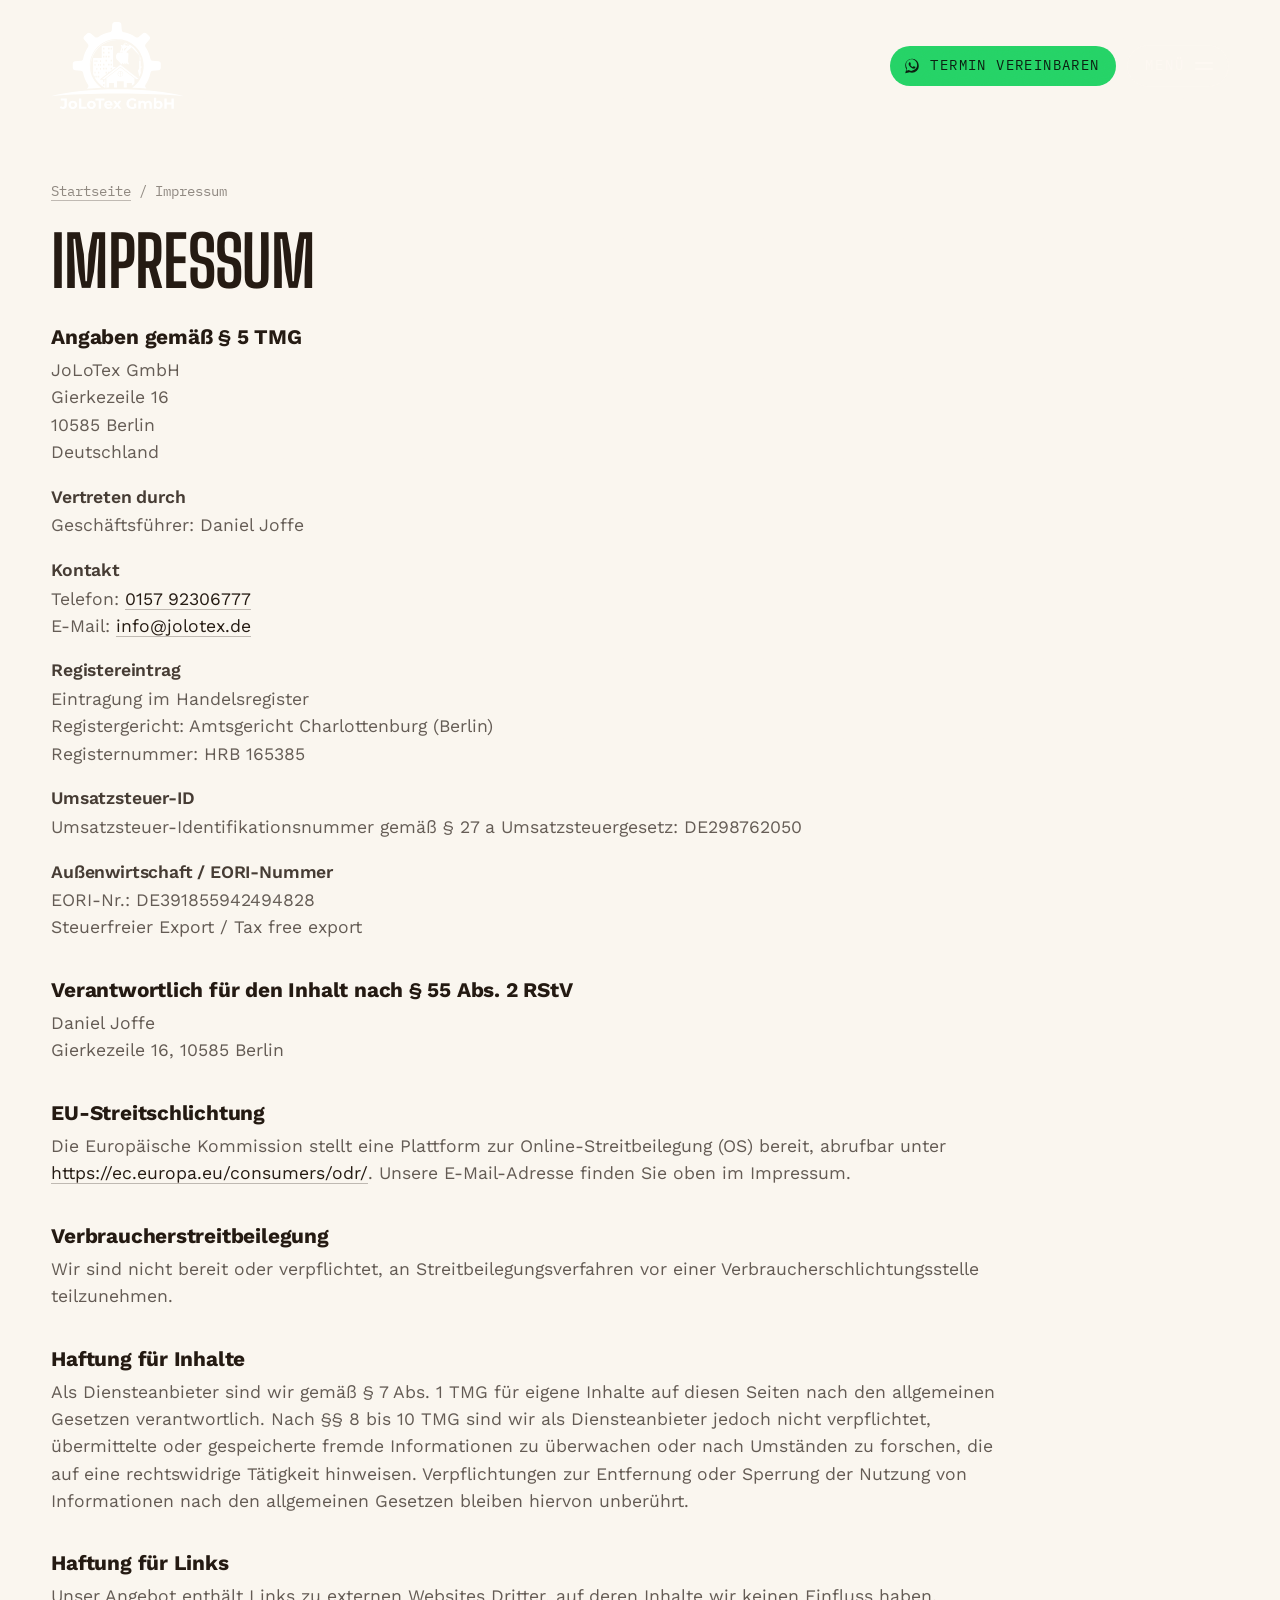
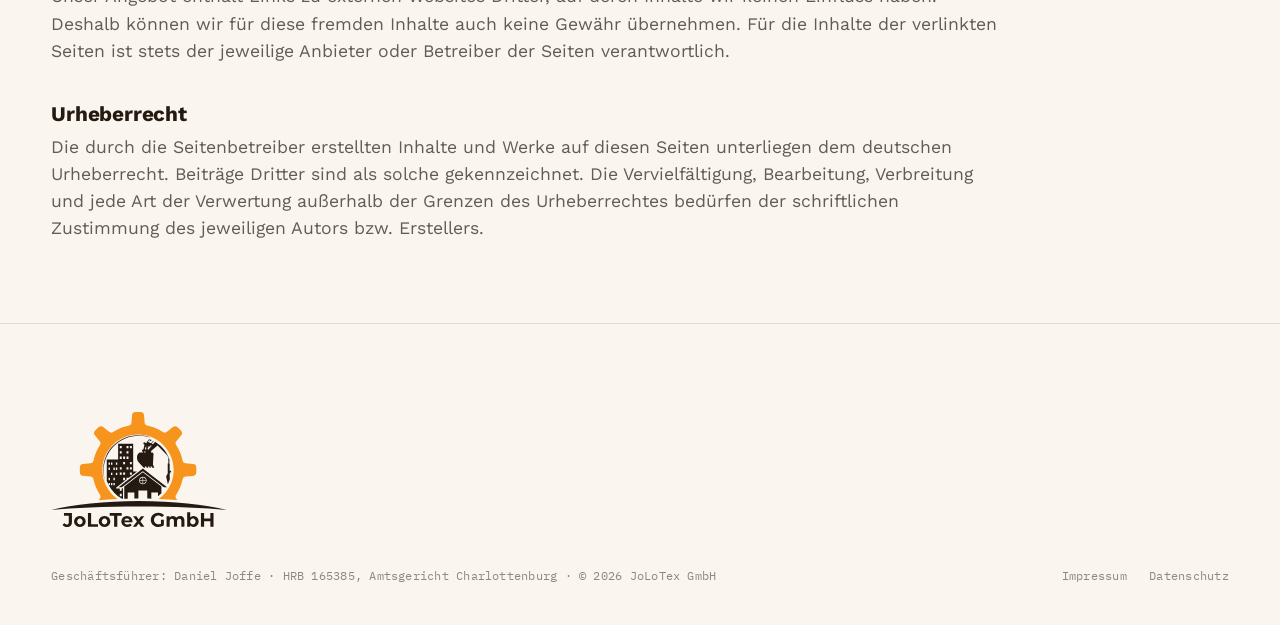
<file: impressum.html>
<!DOCTYPE html>
<html lang="de">
<head>
<meta charset="UTF-8">
<meta name="viewport" content="width=device-width, initial-scale=1">
<title>Impressum — JoLoTex GmbH</title>
<meta name="description" content="Impressum der JoLoTex GmbH, Gierkezeile 16, 10585 Berlin.">
<link rel="canonical" href="https://www.jolotex.de/impressum.html">
<link rel="icon" href="assets/images/favicon-32.png" sizes="32x32" type="image/png">
<link rel="icon" href="assets/images/favicon-192.png" sizes="192x192" type="image/png">
<link rel="apple-touch-icon" href="assets/images/apple-touch-icon.png">
<meta name="robots" content="noindex, follow">
<link rel="stylesheet" href="css/styles.css">
</head>
<body>
<a class="skip-link" href="#main">Zum Inhalt springen</a>

<header class="masthead" data-masthead>
  <div class="wrap masthead__row">
    <a class="masthead__mark" href="index.html"><img src="assets/images/jolotex-logo.svg" alt="JoLoTex GmbH" width="150" height="98"></a>
    <div class="masthead__actions">
      <a class="btn-whatsapp" href="index.html#kontakt">
        <svg viewBox="0 0 32 32" fill="currentColor" aria-hidden="true"><path d="M16.01 3C9.38 3 4 8.38 4 15.01c0 2.39.7 4.61 1.9 6.48L4 29l7.7-1.86a11.9 11.9 0 0 0 4.31.8h.01c6.63 0 12.01-5.38 12.01-12.01C28.02 8.38 22.64 3 16.01 3Zm0 21.8h-.01a9.8 9.8 0 0 1-4.99-1.37l-.36-.21-4.57 1.1 1.12-4.46-.24-.37a9.78 9.78 0 0 1-1.5-5.48c0-5.42 4.4-9.82 9.83-9.82 2.62 0 5.09 1.02 6.94 2.88a9.75 9.75 0 0 1 2.88 6.94c0 5.42-4.41 9.79-10.1 9.79Zm5.4-7.34c-.3-.15-1.75-.86-2.02-.96-.27-.1-.47-.15-.66.15-.2.3-.76.96-.93 1.15-.17.2-.34.22-.64.07-.3-.15-1.25-.46-2.38-1.47-.88-.78-1.47-1.75-1.65-2.05-.17-.3-.02-.46.13-.6.13-.13.3-.34.44-.5.15-.17.2-.3.3-.5.1-.2.05-.37-.02-.52-.07-.15-.66-1.6-.91-2.2-.24-.57-.48-.5-.66-.5h-.56c-.2 0-.52.07-.79.37-.27.3-1.04 1.02-1.04 2.48s1.07 2.87 1.22 3.07c.15.2 2.1 3.2 5.08 4.49.71.3 1.26.49 1.69.63.71.23 1.36.2 1.87.12.57-.08 1.75-.72 2-1.4.24-.7.24-1.29.17-1.4-.07-.13-.27-.2-.56-.35Z"/></svg>
        <span>Termin vereinbaren</span>
      </a>
      <button class="masthead__menu-btn" data-menu-toggle aria-expanded="false" aria-controls="site-menu">
        <span>Menü</span>
        <span class="masthead__menu-icon"><i></i><i></i></span>
      </button>
    </div>
  </div>
</header>

<nav class="site-menu" id="site-menu" data-site-menu aria-label="Hauptnavigation">
  <div class="wrap site-menu__inner">
    <ol class="site-menu__list">
      <li><a href="index.html#auftrag" data-menu-link><span>00</span>Der Auftrag</a></li>
      <li><a href="index.html#gewerke" data-menu-link><span>01–07</span>Die Gewerke</a></li>
      <li><a href="index.html#bauherren" data-menu-link><span>09</span>Für wen wir bauen</a></li>
      <li><a href="index.html#stimmen" data-menu-link><span>10</span>Stimmen von der Baustelle</a></li>
      <li><a href="index.html#kontakt" data-menu-link><span>11</span>Ihr Projekt</a></li>
    </ol>
    <div class="site-menu__contact">
      <a href="tel:+4915792306777">0157 92306777</a>
      <a href="mailto:info@jolotex.de">info@jolotex.de</a>
      <span>Gierkezeile 16, 10585 Berlin</span>
    </div>
  </div>
</nav>

<main id="main">
  <section class="legal-page">
    <div class="wrap">
      <p class="breadcrumb"><a href="index.html">Startseite</a> / Impressum</p>
      <h1>Impressum</h1>

      <div class="legal-content">
        <h2>Angaben gemäß § 5 TMG</h2>
        <p>
          JoLoTex GmbH<br>
          Gierkezeile 16<br>
          10585 Berlin<br>
          Deutschland
        </p>

        <h3>Vertreten durch</h3>
        <p>Geschäftsführer: Daniel Joffe</p>

        <h3>Kontakt</h3>
        <p>
          Telefon: <a href="tel:+4915792306777">0157 92306777</a><br>
          E-Mail: <a href="mailto:info@jolotex.de">info@jolotex.de</a>
        </p>

        <h3>Registereintrag</h3>
        <p>
          Eintragung im Handelsregister<br>
          Registergericht: Amtsgericht Charlottenburg (Berlin)<br>
          Registernummer: HRB 165385
        </p>

        <h3>Umsatzsteuer-ID</h3>
        <p>Umsatzsteuer-Identifikationsnummer gemäß § 27 a Umsatzsteuergesetz: DE298762050</p>

        <h3>Außenwirtschaft / EORI-Nummer</h3>
        <p>EORI-Nr.: DE391855942494828<br>Steuerfreier Export / Tax free export</p>

        <h2>Verantwortlich für den Inhalt nach § 55 Abs. 2 RStV</h2>
        <p>
          Daniel Joffe<br>
          Gierkezeile 16, 10585 Berlin
        </p>

        <h2>EU-Streitschlichtung</h2>
        <p>Die Europäische Kommission stellt eine Plattform zur Online-Streitbeilegung (OS) bereit, abrufbar unter <a href="https://ec.europa.eu/consumers/odr/" target="_blank" rel="noopener">https://ec.europa.eu/consumers/odr/</a>. Unsere E-Mail-Adresse finden Sie oben im Impressum.</p>

        <h2>Verbraucherstreitbeilegung</h2>
        <p>Wir sind nicht bereit oder verpflichtet, an Streitbeilegungsverfahren vor einer Verbraucherschlichtungsstelle teilzunehmen.</p>

        <h2>Haftung für Inhalte</h2>
        <p>Als Diensteanbieter sind wir gemäß § 7 Abs. 1 TMG für eigene Inhalte auf diesen Seiten nach den allgemeinen Gesetzen verantwortlich. Nach §§ 8 bis 10 TMG sind wir als Diensteanbieter jedoch nicht verpflichtet, übermittelte oder gespeicherte fremde Informationen zu überwachen oder nach Umständen zu forschen, die auf eine rechtswidrige Tätigkeit hinweisen. Verpflichtungen zur Entfernung oder Sperrung der Nutzung von Informationen nach den allgemeinen Gesetzen bleiben hiervon unberührt.</p>

        <h2>Haftung für Links</h2>
        <p>Unser Angebot enthält Links zu externen Websites Dritter, auf deren Inhalte wir keinen Einfluss haben. Deshalb können wir für diese fremden Inhalte auch keine Gewähr übernehmen. Für die Inhalte der verlinkten Seiten ist stets der jeweilige Anbieter oder Betreiber der Seiten verantwortlich.</p>

        <h2>Urheberrecht</h2>
        <p>Die durch die Seitenbetreiber erstellten Inhalte und Werke auf diesen Seiten unterliegen dem deutschen Urheberrecht. Beiträge Dritter sind als solche gekennzeichnet. Die Vervielfältigung, Bearbeitung, Verbreitung und jede Art der Verwertung außerhalb der Grenzen des Urheberrechtes bedürfen der schriftlichen Zustimmung des jeweiligen Autors bzw. Erstellers.</p>
      </div>
    </div>
  </section>
</main>

<footer class="colophon">
  <div class="wrap">
    <img class="colophon__logo" src="assets/images/jolotex-logo.svg" alt="JoLoTex GmbH" width="200" height="131">
    <div class="colophon__row">
      <span>Geschäftsführer: Daniel Joffe · HRB 165385, Amtsgericht Charlottenburg · &copy; <span data-year>2026</span> JoLoTex GmbH</span>
      <span class="colophon__links">
        <a href="impressum.html">Impressum</a>
        <a href="datenschutz.html">Datenschutz</a>
      </span>
    </div>
  </div>
</footer>

<a class="float-cta" href="index.html#kontakt" data-float-cta>
  <span>Angebot anfordern</span>
  <svg viewBox="0 0 24 24" fill="none" stroke="currentColor" stroke-width="2.6"><path d="M5 12h14M13 6l6 6-6 6"/></svg>
</a>

<script src="js/main.js"></script>
</body>
</html>
</file>
<file: css/styles.css>
/* JoLoTex GmbH — "Wie ein Haus entsteht"
   Editorial dark theme: warm near-black, rust/ochre accent,
   Big Shoulders Display + Work Sans + IBM Plex Mono. */

@font-face {
  font-family: "Big Shoulders Display";
  src: url("../assets/fonts/bigshoulders-700.woff2") format("woff2");
  font-weight: 700;
  font-style: normal;
  font-display: swap;
}
@font-face {
  font-family: "Big Shoulders Display";
  src: url("../assets/fonts/bigshoulders-900.woff2") format("woff2");
  font-weight: 900;
  font-style: normal;
  font-display: swap;
}
@font-face {
  font-family: "Work Sans";
  src: url("../assets/fonts/worksans-400.woff2") format("woff2");
  font-weight: 400;
  font-style: normal;
  font-display: swap;
}
@font-face {
  font-family: "Work Sans";
  src: url("../assets/fonts/worksans-500.woff2") format("woff2");
  font-weight: 500;
  font-style: normal;
  font-display: swap;
}
@font-face {
  font-family: "Work Sans";
  src: url("../assets/fonts/worksans-600.woff2") format("woff2");
  font-weight: 600;
  font-style: normal;
  font-display: swap;
}
@font-face {
  font-family: "Work Sans";
  src: url("../assets/fonts/worksans-700.woff2") format("woff2");
  font-weight: 700;
  font-style: normal;
  font-display: swap;
}
@font-face {
  font-family: "IBM Plex Mono";
  src: url("../assets/fonts/plexmono-400.woff2") format("woff2");
  font-weight: 400;
  font-style: normal;
  font-display: swap;
}
@font-face {
  font-family: "IBM Plex Mono";
  src: url("../assets/fonts/plexmono-500.woff2") format("woff2");
  font-weight: 500;
  font-style: normal;
  font-display: swap;
}

:root {
  --bg: #faf6ef;
  --bg-raised: #f7f2ea;
  --bg-panel: #f1eade;
  --ink: #241a12;
  --ink-85: rgba(36, 26, 18, 0.85);
  --ink-70: rgba(36, 26, 18, 0.7);
  --ink-50: rgba(36, 26, 18, 0.5);
  --ink-30: rgba(36, 26, 18, 0.3);
  --line: rgba(36, 26, 18, 0.12);
  --line-strong: rgba(36, 26, 18, 0.28);
  --rust: #c1552a;
  --rust-bright: #e2723e;
  --rust-deep: #8a3a1c;
  --ochre: #a9711f;
  --focus: #2d7dd2;

  --font-display: "Big Shoulders Display", "Arial Narrow", sans-serif;
  --font-body: "Work Sans", -apple-system, BlinkMacSystemFont, "Segoe UI", sans-serif;
  --font-mono: "IBM Plex Mono", "SFMono-Regular", Consolas, monospace;

  --container: 1360px;
  --gutter: clamp(1.25rem, 4vw, 3.5rem);

  --step--1: clamp(0.8rem, 0.77rem + 0.15vw, 0.88rem);
  --step-0: clamp(1rem, 0.96rem + 0.2vw, 1.1rem);
  --step-1: clamp(1.15rem, 1.08rem + 0.35vw, 1.3rem);
  --step-2: clamp(1.4rem, 1.2rem + 0.8vw, 1.9rem);
  --step-3: clamp(1.9rem, 1.5rem + 1.8vw, 3rem);
  --step-4: clamp(2.6rem, 1.8rem + 3.2vw, 4.6rem);
  --step-5: clamp(3.4rem, 2rem + 5.5vw, 7rem);
  --step-6: clamp(2.6rem, 1rem + 9vw, 11rem);

  --ease: cubic-bezier(0.22, 0.61, 0.36, 1);
  --header-h: 112px;
}

/* ---------- Reset ---------- */
*, *::before, *::after { box-sizing: border-box; }
* { margin: 0; }
html { -webkit-text-size-adjust: 100%; scroll-behavior: smooth; }
@media (prefers-reduced-motion: reduce) {
  html { scroll-behavior: auto; }
  * { animation-duration: 0.001ms !important; animation-iteration-count: 1 !important; transition-duration: 0.001ms !important; }
}
body {
  background: var(--bg);
  color: var(--ink);
  font-family: var(--font-body);
  font-size: var(--step-0);
  line-height: 1.55;
  -webkit-font-smoothing: antialiased;
  overflow-x: hidden;
}
img { max-width: 100%; display: block; }
a { color: inherit; }
button { font: inherit; color: inherit; background: none; border: 0; cursor: pointer; }
ul, ol { list-style: none; padding: 0; }
:focus-visible { outline: 2px solid var(--focus); outline-offset: 3px; }
h1, h2, h3, h4 { font-family: var(--font-display); font-weight: 700; line-height: 0.98; letter-spacing: -0.01em; text-wrap: balance; }

.wrap { max-width: var(--container); margin-inline: auto; padding-inline: var(--gutter); }

.sr-only {
  position: absolute; width: 1px; height: 1px; padding: 0; margin: -1px; overflow: hidden;
  clip: rect(0, 0, 0, 0); white-space: nowrap; border: 0;
}

.skip-link {
  position: absolute; left: -9999px; top: 0; z-index: 200;
  background: var(--rust); color: #14100c; padding: 0.8rem 1.2rem; font-weight: 700;
}
.skip-link:focus { left: 1rem; top: 1rem; }

/* Grain texture overlay */
body::before {
  content: "";
  position: fixed; inset: 0; z-index: 500; pointer-events: none;
  opacity: 0.05; mix-blend-mode: overlay;
  background-image: url("data:image/svg+xml;utf8,<svg xmlns='http://www.w3.org/2000/svg' width='140' height='140'><filter id='n'><feTurbulence type='fractalNoise' baseFrequency='0.85' numOctaves='2' stitchTiles='stitch'/></filter><rect width='100%25' height='100%25' filter='url(%23n)'/></svg>");
}

/* ---------- Masthead ---------- */
.masthead {
  position: fixed; top: 0; left: 0; right: 0; z-index: 100;
  padding-block: 1.4rem; color: #fdf8f2;
  background: transparent; border-bottom: 1px solid transparent;
  transition: padding 0.3s var(--ease), background 0.3s var(--ease), color 0.3s var(--ease), border-color 0.3s var(--ease);
}
.masthead.is-scrolled {
  background: rgba(250, 246, 239, 0.9);
  backdrop-filter: blur(8px);
  border-bottom: 1px solid var(--line);
  padding-block: 0.9rem;
  color: var(--ink);
}
.masthead__row { display: flex; align-items: center; justify-content: space-between; gap: 1rem; }
.masthead__mark { display: flex; align-items: center; text-decoration: none; }
.masthead__mark img {
  height: clamp(4rem, 3.2rem + 2.8vw, 5.8rem); width: auto; display: block;
  filter: brightness(0) invert(1); transition: filter 0.3s var(--ease);
}
.masthead.is-scrolled .masthead__mark img { filter: none; }
.masthead__actions { display: flex; align-items: center; gap: 0.7rem; }
.btn-whatsapp {
  display: flex; align-items: center; gap: 0.6rem;
  font-family: var(--font-mono); font-size: var(--step--1); text-transform: uppercase; letter-spacing: 0.1em;
  padding: 0.55rem 1rem 0.55rem 0.8rem;
  background: #25d366; color: #0b1f11; border-radius: 999px; text-decoration: none;
  transition: background 0.2s var(--ease), transform 0.2s var(--ease);
}
.btn-whatsapp:hover { background: #1ebe5a; }
.btn-whatsapp svg { width: 18px; height: 18px; flex-shrink: 0; }
.masthead__menu-btn {
  display: flex; align-items: center; gap: 0.7rem;
  font-family: var(--font-mono); font-size: var(--step--1); text-transform: uppercase; letter-spacing: 0.12em;
  padding: 0.55rem 0.9rem 0.55rem 1.1rem;
  border: 1px solid rgba(253, 248, 242, 0.45); border-radius: 999px;
  transition: border-color 0.2s var(--ease), background 0.2s var(--ease);
}
.masthead.is-scrolled .masthead__menu-btn { border-color: var(--line-strong); }
.masthead__menu-btn:hover { border-color: var(--rust); background: rgba(193, 85, 42, 0.12); }
.masthead__menu-icon { display: inline-flex; flex-direction: column; gap: 4px; width: 18px; }
.masthead__menu-icon i { display: block; height: 2px; background: currentColor; border-radius: 2px; transition: transform 0.3s var(--ease), opacity 0.3s var(--ease); }
[data-menu-open] .masthead__menu-icon i:first-child { transform: translateY(3px) rotate(45deg); }
[data-menu-open] .masthead__menu-icon i:last-child { transform: translateY(-3px) rotate(-45deg); }

/* ---------- Fullscreen menu overlay ---------- */
.site-menu {
  position: fixed; inset: 0; z-index: 90;
  background: #fffaf3;
  display: flex; align-items: center;
  opacity: 0; visibility: hidden; transform: translateY(-2%);
  transition: opacity 0.45s var(--ease), transform 0.45s var(--ease), visibility 0s linear 0.45s;
}
[data-menu-open] .site-menu {
  opacity: 1; visibility: visible; transform: translateY(0);
  transition: opacity 0.45s var(--ease), transform 0.45s var(--ease);
}
.site-menu__inner {
  width: 100%; display: grid; gap: clamp(1.5rem, 4vw, 3rem); grid-template-columns: 1fr;
  padding-block: calc(var(--header-h) + 1rem) 2rem; max-height: 100svh; overflow-y: auto;
}
.site-menu__list { display: flex; flex-direction: column; }
.site-menu__list a {
  display: flex; align-items: baseline; gap: clamp(1rem, 3vw, 2.2rem);
  padding-block: clamp(0.4rem, 1.4vw, 0.8rem);
  font-family: var(--font-display); font-size: clamp(1.4rem, 1rem + 5vw, 4.2rem);
  text-transform: uppercase; text-decoration: none; border-top: 1px solid var(--line);
  transition: color 0.2s var(--ease), padding-left 0.3s var(--ease);
}
.site-menu__list li:last-child a { border-bottom: 1px solid var(--line); }
.site-menu__list a span {
  font-family: var(--font-mono); font-size: var(--step--1); color: var(--ochre);
  flex: 0 0 auto; min-width: 4.5ch;
}
.site-menu__list a:hover, .site-menu__list a:focus-visible { color: var(--rust-bright); padding-left: 0.6rem; }
.site-menu__contact { display: flex; flex-wrap: wrap; gap: 0.4rem 1.6rem; font-family: var(--font-mono); font-size: var(--step--1); color: var(--ink-70); }
.site-menu__contact a { text-decoration: none; }
.site-menu__contact a:hover { color: var(--rust-bright); }

/* ---------- Chapter progress dots ---------- */
.chapter-nav {
  position: fixed; right: clamp(0.8rem, 2vw, 2rem); top: 50%; transform: translateY(-50%);
  z-index: 60; display: flex; flex-direction: column; gap: 0.85rem;
  opacity: 0; visibility: hidden; transition: opacity 0.4s var(--ease), visibility 0s linear 0.4s;
}
.chapter-nav.is-visible { opacity: 1; visibility: visible; transition: opacity 0.4s var(--ease); }
.chapter-nav button {
  position: relative; width: 10px; height: 10px; border-radius: 50%;
  border: 1px solid var(--line-strong); background: transparent;
}
.chapter-nav button.is-active { background: var(--rust); border-color: var(--rust); }
.chapter-nav button span {
  position: absolute; right: 130%; top: 50%; transform: translateY(-50%);
  font-family: var(--font-mono); font-size: 0.68rem; letter-spacing: 0.08em; white-space: nowrap;
  opacity: 0; transition: opacity 0.2s var(--ease); color: var(--ink-70);
}
.chapter-nav button:hover span { opacity: 1; }

/* ---------- Floating CTA ---------- */
.float-cta {
  position: fixed; right: clamp(1rem, 3vw, 2rem); bottom: clamp(1rem, 3vw, 2rem); z-index: 80;
  display: inline-flex; align-items: center; gap: 0.6rem;
  background: var(--rust); color: #14100c; padding: 0.9rem 1.5rem; border-radius: 999px;
  font-family: var(--font-mono); font-size: var(--step--1); text-transform: uppercase; letter-spacing: 0.08em;
  text-decoration: none; box-shadow: 0 10px 30px rgba(0, 0, 0, 0.4);
  opacity: 0; visibility: hidden; transform: translateY(14px);
  transition: opacity 0.3s var(--ease), transform 0.3s var(--ease), visibility 0s linear 0.3s, background 0.2s var(--ease);
}
.float-cta.is-visible {
  opacity: 1; visibility: visible; transform: translateY(0);
  transition: opacity 0.3s var(--ease), transform 0.3s var(--ease);
}
.float-cta:hover { background: var(--rust-bright); }
.float-cta svg { width: 15px; height: 15px; flex-shrink: 0; }
@media (max-width: 640px) {
  .float-cta { padding: 0.7rem 1rem; gap: 0.4rem; }
  .float-cta span { font-size: 0.68rem; white-space: nowrap; letter-spacing: 0.04em; }
  .float-cta svg { width: 12px; height: 12px; }
}

/* ---------- Cover ---------- */
.cover { position: relative; min-height: 100svh; display: flex; flex-direction: column; justify-content: flex-end; overflow: hidden; }
.cover__media { position: absolute; inset: 0; }
.cover__media img { width: 100%; height: 100%; object-fit: cover; object-position: 60% 30%; }
.cover__scrim {
  position: absolute; inset: 0;
  background: linear-gradient(0deg, rgba(15, 11, 8, 0.96) 8%, rgba(15, 11, 8, 0.55) 42%, rgba(15, 11, 8, 0.2) 65%, rgba(15, 11, 8, 0.55) 100%);
}
.cover__content { position: relative; padding-block: clamp(6rem, 16vh, 9rem) clamp(2.5rem, 6vh, 4rem); }
.cover__kicker {
  display: inline-block; font-family: var(--font-mono); font-size: var(--step--1); text-transform: uppercase;
  letter-spacing: 0.16em; color: #e5ac5a; margin-bottom: 1.1rem;
}
.cover__title {
  font-size: var(--step-6); text-transform: uppercase; color: #fdf8f2;
  max-width: 15ch;
}
.cover__title em { font-style: normal; color: var(--rust-bright); }
.cover__deck { font-size: var(--step-1); color: rgba(253, 248, 242, 0.85); max-width: 42ch; margin-top: 1.4rem; }
.cover__actions { display: flex; flex-wrap: wrap; align-items: center; gap: 1.6rem; margin-top: 2.2rem; }
.cover__cue {
  display: inline-flex; align-items: center; gap: 0.6rem; color: #fdf8f2;
  font-family: var(--font-mono); font-size: var(--step--1); text-transform: uppercase; letter-spacing: 0.1em;
  text-decoration: none; border-bottom: 1px solid rgba(253, 248, 242, 0.35); padding-bottom: 0.3rem;
  transition: border-color 0.2s var(--ease), gap 0.2s var(--ease);
}
.cover__cue:hover { border-color: var(--rust); gap: 0.9rem; }
.cover__cue svg { width: 14px; height: 14px; animation: bob 1.8s ease-in-out infinite; }
@keyframes bob { 0%, 100% { transform: translateY(0); } 50% { transform: translateY(4px); } }
.cover__meta {
  position: relative; padding: 1.1rem var(--gutter); font-family: var(--font-mono); font-size: 0.72rem;
  letter-spacing: 0.08em; text-transform: uppercase; color: rgba(253, 248, 242, 0.6); border-top: 1px solid rgba(253, 248, 242, 0.16);
}

/* ---------- Chapter shared ---------- */
.chapter { padding-block: clamp(4.5rem, 10vw, 8.5rem); position: relative; }
.chapter--rule { border-top: 1px solid var(--line); }
.chapter__num {
  display: block; font-family: var(--font-mono); font-size: var(--step--1); color: var(--ochre);
  letter-spacing: 0.1em; margin-bottom: 1rem;
}
.chapter__head { max-width: 46rem; margin-bottom: clamp(2.5rem, 6vw, 4.5rem); }
.chapter__head h2 { font-size: var(--step-4); text-transform: uppercase; }
.chapter__head p { font-size: var(--step-1); color: var(--ink-70); margin-top: 1rem; max-width: 40ch; }

.reveal { opacity: 0; transform: translateY(28px); transition: opacity 0.7s var(--ease), transform 0.7s var(--ease); }
.reveal.is-visible { opacity: 1; transform: translateY(0); }

/* ---------- Kapitel 00 — Auftrag ---------- */
.chapter--auftrag .chapter__grid {
  display: grid; grid-template-columns: 1.3fr 1fr; gap: clamp(2.5rem, 6vw, 5rem); align-items: start;
}
.auftrag__headline { font-size: var(--step-4); text-transform: uppercase; }
.auftrag__lede { font-size: var(--step-1); color: var(--ink-70); margin-top: 1.2rem; max-width: 34ch; }
.chapter__pull {
  border-left: 3px solid var(--rust); padding-left: clamp(1.2rem, 3vw, 2rem);
  position: sticky; top: calc(var(--header-h) + 2rem);
}
.chapter__pull p {
  font-family: var(--font-display); font-weight: 700; font-size: var(--step-3); line-height: 1.05;
  text-wrap: balance;
}
.chapter__pull cite {
  display: block; font-style: normal; font-family: var(--font-mono); font-size: var(--step--1);
  color: var(--ink-50); margin-top: 1.2rem; text-transform: uppercase; letter-spacing: 0.05em;
}

/* ---------- Gewerke (services accordion) ---------- */
.gewerke { display: grid; grid-template-columns: 1fr 0.95fr; gap: clamp(2rem, 5vw, 4rem); align-items: flex-start; }
.gewerke__list { display: flex; flex-direction: column; }
.gewerke__item { border-top: 1px solid var(--line); }
.gewerke__item:last-child { border-bottom: 1px solid var(--line); }
.gewerke__trigger {
  width: 100%; display: flex; align-items: baseline; gap: clamp(1rem, 2.5vw, 2rem);
  padding-block: clamp(1rem, 2.5vw, 1.6rem); text-align: left;
}
.gewerke__index { font-family: var(--font-mono); font-size: var(--step--1); color: var(--ochre); min-width: 2.4ch; }
.gewerke__name {
  font-family: var(--font-display); font-size: clamp(1.6rem, 1.2rem + 2vw, 2.6rem); text-transform: uppercase;
  flex: 1; transition: color 0.2s var(--ease);
}
.gewerke__item.is-open .gewerke__name, .gewerke__trigger:hover .gewerke__name { color: var(--rust-bright); }
.gewerke__plus {
  position: relative; width: 22px; height: 22px; flex-shrink: 0;
}
.gewerke__plus::before, .gewerke__plus::after {
  content: ""; position: absolute; background: var(--ink-50); border-radius: 2px;
  transition: transform 0.3s var(--ease), background 0.2s var(--ease);
}
.gewerke__plus::before { width: 100%; height: 2px; top: 50%; left: 0; transform: translateY(-50%); }
.gewerke__plus::after { width: 2px; height: 100%; left: 50%; top: 0; transform: translateX(-50%); }
.gewerke__item.is-open .gewerke__plus::after { transform: translateX(-50%) rotate(90deg); opacity: 0; }
.gewerke__item.is-open .gewerke__plus::before { background: var(--rust-bright); }
.gewerke__panel { max-height: 0; overflow: hidden; transition: max-height 0.4s var(--ease); }
.gewerke__panel-content { padding-bottom: clamp(1.2rem, 3vw, 2rem); padding-right: 1rem; }
.gewerke__panel p { color: var(--ink-70); max-width: 52ch; }
.gewerke__tags { display: flex; flex-wrap: wrap; gap: 0.5rem 0.8rem; margin-top: 1rem; }
.gewerke__tags li { font-family: var(--font-mono); font-size: 0.72rem; color: var(--ink-50); letter-spacing: 0.03em; }
.gewerke__tags li::before { content: "— "; }
.gewerke__panel-img {
  display: none; margin-top: 1.2rem; border: 1px solid var(--line);
  aspect-ratio: 4/3; object-fit: contain; background: var(--bg-panel);
}
.gewerke__panel-icon { width: 34px; height: 34px; color: var(--rust-bright); margin-bottom: 1rem; }

/* ---------- Vorher/Nachher comparison ---------- */
.gewerke__compare {
  display: none; position: relative;
  grid-template-columns: 1fr 1fr; gap: 2px;
  border-radius: 14px; overflow: hidden;
  border: none; background: transparent;
}
.gewerke__compare-item { position: relative; margin: 0; overflow: hidden; }
.gewerke__compare-item img {
  display: block; width: 100%; height: 100%; aspect-ratio: 1 / 1;
  object-fit: cover;
  transition: transform 0.5s var(--ease);
}
.gewerke__compare-item:hover img { transform: scale(1.05); }
.gewerke__compare-tag {
  position: absolute; left: 0.6rem; bottom: 0.6rem; z-index: 2;
  font-family: var(--font-mono); font-size: 0.64rem; text-transform: uppercase; letter-spacing: 0.08em;
  padding: 0.3rem 0.65rem; border-radius: 999px;
  background: rgba(15, 11, 8, 0.72); color: var(--ink-85); backdrop-filter: blur(3px);
  border: 1px solid rgba(242, 236, 224, 0.16);
}
.gewerke__compare-item--after .gewerke__compare-tag { background: var(--rust); color: #14100c; border-color: transparent; }
.gewerke__compare-badge {
  position: absolute; top: 50%; left: 50%; transform: translate(-50%, -50%); z-index: 3;
  width: 36px; height: 36px; border-radius: 50%;
  background: var(--rust); color: #14100c;
  display: flex; align-items: center; justify-content: center;
  border: 3px solid var(--bg); box-shadow: 0 6px 16px rgba(0, 0, 0, 0.45);
}
.gewerke__compare-badge svg { width: 16px; height: 16px; }

.gewerke__stage {
  position: sticky; top: calc(var(--header-h) + 1.5rem);
  width: 100%; margin-left: auto;
  border: 1px solid var(--line-strong); background: var(--bg-panel);
}
.gewerke__stage-label {
  display: flex; align-items: baseline; gap: 0.8rem; padding: 1rem 1.2rem;
  border-bottom: 1px solid var(--line); font-family: var(--font-mono); font-size: var(--step--1);
}
.gewerke__stage-label span:first-child { color: var(--ochre); }
.gewerke__stage-label span:last-child { color: var(--ink-85); text-transform: uppercase; letter-spacing: 0.04em; }
.gewerke__stage-main {
  display: block; width: 100%; aspect-ratio: 4 / 5; object-fit: contain; object-position: center;
  background: var(--bg-raised); transition: opacity 0.35s var(--ease);
}
[data-stage][data-active-key="sanierung"] .gewerke__stage-main { aspect-ratio: 4 / 3; }
.gewerke__stage-solid {
  background: linear-gradient(155deg, var(--rust) 0%, var(--rust-deep) 100%);
  display: flex; flex-direction: column; justify-content: flex-end; padding: clamp(1.5rem, 3vw, 2.5rem);
  aspect-ratio: 4 / 5; transition: opacity 0.35s var(--ease);
}
.gewerke__stage-solid svg { width: 52px; height: 52px; color: rgba(20,16,12,.75); margin-bottom: auto; }
.gewerke__stage-solid span { font-family: var(--font-mono); font-size: var(--step--1); color: rgba(20,16,12,.6); }
.gewerke__stage-compare { position: relative; display: grid; grid-template-columns: 1fr 1fr; gap: 2px; background: transparent; }
.gewerke__stage-compare .gewerke__compare-item img { aspect-ratio: 4 / 5; }
[data-stage][data-active-key="sanierung"] .gewerke__stage-compare .gewerke__compare-item img { aspect-ratio: 1 / 1; }
[data-stage-body] > * + * { margin-top: 1.2rem; }
.gewerke__stage-solid strong {
  display: block; font-family: var(--font-display); font-size: clamp(2.2rem, 2vw + 1.6rem, 3.4rem);
  color: #14100c; text-transform: uppercase; line-height: 0.95; margin-top: 0.4rem;
}

/* ---------- Bauherren (clients) ---------- */
.bauherren__grid { display: grid; grid-template-columns: repeat(3, 1fr); gap: clamp(1.2rem, 3vw, 2rem); }
.bauherren__figure { display: flex; flex-direction: column; gap: 0.9rem; }
.bauherren__figure img { width: 100%; aspect-ratio: 3 / 4; object-fit: contain; background: var(--bg-panel); }
.bauherren__caption { font-family: var(--font-mono); font-size: 0.76rem; letter-spacing: 0.02em; color: var(--ink-70); }
.bauherren__caption strong { display: block; font-family: var(--font-body); font-weight: 600; font-size: var(--step-0); color: var(--ink); margin-bottom: 0.2rem; }

/* ---------- Stimmen (reviews) ---------- */
.stimmen__grid { display: grid; grid-template-columns: 1.3fr 1fr; gap: clamp(2rem, 5vw, 4rem); align-items: start; }
.stimmen__mark {
  position: sticky; top: calc(var(--header-h) + 1.5rem);
  margin-left: auto; max-width: 440px; text-align: right;
}
.stimmen__mark span {
  display: flex; align-items: center; justify-content: flex-end;
  height: clamp(3rem, 2vw + 2.4rem, 4.2rem);
  font-family: var(--font-display); font-size: clamp(4rem, 3vw + 3rem, 6rem);
  line-height: 1; color: var(--rust); opacity: 0.9;
}
.stimmen__mark p {
  font-family: var(--font-mono); font-size: var(--step--1); color: var(--ink-50);
  letter-spacing: 0.04em; margin-top: 0.4rem;
}
.stimmen__partners { margin-top: 1.2rem; padding-top: 1rem; border-top: 1px solid var(--line); }
.stimmen__partners h3 {
  font-family: var(--font-display); font-weight: 700; font-size: var(--step-1);
  color: var(--ink); line-height: 1.25; margin-bottom: 1.2rem;
}
.stimmen__partners-grid { display: flex; flex-wrap: wrap; gap: 0.6rem; }
.stimmen__partners-grid a, .stimmen__partners-grid span {
  display: flex; align-items: center; justify-content: center;
  flex: 0 0 calc((100% - 1.2rem) / 3); min-width: 0; box-sizing: border-box; aspect-ratio: 3 / 2;
  background: #ffffff; border: 1px solid var(--line); border-radius: 8px; padding: 0.6rem;
  box-shadow: 0 1px 3px rgba(36, 26, 18, 0.06); transition: transform 0.2s var(--ease), box-shadow 0.2s var(--ease);
}
.stimmen__partners-grid .is-dark { background: #211a14; border: 1px solid rgba(255, 255, 255, 0.15); }
.stimmen__partners-grid a:hover { transform: translateY(-2px); box-shadow: 0 6px 14px rgba(36, 26, 18, 0.1); }
.stimmen__partners-grid img { width: 100%; height: 100%; object-fit: contain; }
.stimmen__badge { display: flex; align-items: center; gap: 0.9rem; margin-bottom: clamp(2rem, 5vw, 3rem); flex-wrap: wrap; }
.stimmen__badge svg { width: 28px; height: 28px; }
.stimmen__badge strong { font-family: var(--font-display); font-size: var(--step-2); }
.stimmen__badge .stars { display: inline-flex; gap: 2px; color: var(--ochre); }
.stimmen__badge .stars svg { width: 15px; height: 15px; }
.stimmen__viewer { position: relative; min-height: clamp(14rem, 24vw, 18rem); }
.stimmen__quote { position: absolute; inset: 0; opacity: 0; transform: translateY(12px); pointer-events: none; transition: opacity 0.45s var(--ease), transform 0.45s var(--ease); }
.stimmen__quote.is-active { opacity: 1; transform: translateY(0); pointer-events: auto; position: relative; }
.stimmen__quote p {
  font-family: var(--font-display); font-weight: 700; font-size: var(--step-3); line-height: 1.08;
  max-width: 34ch; text-wrap: balance;
}
.stimmen__quote cite { display: flex; gap: 0.8rem; align-items: center; margin-top: 1.4rem; font-style: normal; font-family: var(--font-mono); font-size: var(--step--1); color: var(--ink-50); }
.stimmen__controls { display: flex; align-items: center; gap: 1.2rem; margin-top: 2rem; }
.stimmen__arrow { width: 42px; height: 42px; border: 1px solid var(--line-strong); border-radius: 50%; display: flex; align-items: center; justify-content: center; transition: border-color 0.2s var(--ease), background 0.2s var(--ease); }
.stimmen__arrow:hover { border-color: var(--rust); background: rgba(193,85,42,.12); }
.stimmen__arrow svg { width: 16px; height: 16px; }
.stimmen__dots { display: flex; gap: 0.5rem; }
.stimmen__dots button { width: 7px; height: 7px; border-radius: 50%; background: var(--line-strong); }
.stimmen__dots button.is-active { background: var(--rust); }
.stimmen__actions { margin-top: 1.8rem; display: flex; gap: 1.5rem; flex-wrap: wrap; font-family: var(--font-mono); font-size: var(--step--1); }
.stimmen__actions a { text-decoration: none; border-bottom: 1px solid var(--line-strong); padding-bottom: 0.2rem; }
.stimmen__actions a:hover { border-color: var(--rust); color: var(--rust-bright); }

/* ---------- Kontakt (closing chapter) ---------- */
.kontakt { background: var(--bg-raised); }
.kontakt__tel {
  font-family: var(--font-display); font-size: var(--step-6); line-height: 0.95; text-decoration: none;
  display: inline-block; color: var(--ink);
  background: linear-gradient(var(--rust-bright), var(--rust-bright)) no-repeat right bottom / 0% 6px;
  transition: background-size 0.4s var(--ease), color 0.4s var(--ease);
}
.kontakt__tel:hover { background-size: 100% 6px; background-position: left bottom; }
.kontakt__row { display: flex; flex-wrap: wrap; gap: 0.8rem 2.2rem; margin-top: 1.6rem; font-family: var(--font-mono); font-size: var(--step-0); color: var(--ink-70); }
.kontakt__row a { text-decoration: none; border-bottom: 1px solid var(--line-strong); padding-bottom: 0.15rem; }
.kontakt__row a:hover { color: var(--rust-bright); border-color: var(--rust); }

.contact-form { margin-top: clamp(2.5rem, 6vw, 4rem); max-width: 42rem; }
.contact-form__grid { display: grid; grid-template-columns: 1fr 1fr; gap: 1.3rem 1.5rem; }
.contact-form__field { display: flex; flex-direction: column; gap: 0.5rem; }
.contact-form__field--full { grid-column: 1 / -1; }
.contact-form__field label { font-family: var(--font-mono); font-size: var(--step--1); color: var(--ink-70); text-transform: uppercase; letter-spacing: 0.05em; }
.req { color: var(--rust-bright); }
.contact-form__field input, .contact-form__field select, .contact-form__field textarea {
  font-family: var(--font-body); font-size: var(--step-0); color: var(--ink);
  background: var(--bg-panel); border: 1px solid var(--line-strong); border-radius: 8px;
  padding: 0.8rem 1rem; transition: border-color 0.2s var(--ease);
}
.contact-form__field textarea { resize: vertical; min-height: 7rem; }
.contact-form__field select {
  appearance: none; -webkit-appearance: none; cursor: pointer;
  background-image: url("data:image/svg+xml;utf8,<svg xmlns='http://www.w3.org/2000/svg' viewBox='0 0 24 24' fill='none' stroke='%23241a12' stroke-width='2.4'><path d='M5 9l7 7 7-7'/></svg>");
  background-repeat: no-repeat; background-position: right 1rem center; background-size: 0.8rem; padding-right: 2.4rem;
}
.contact-form__field select option { background: var(--bg-raised); color: var(--ink); }
.contact-form__field input:focus-visible, .contact-form__field select:focus-visible, .contact-form__field textarea:focus-visible { border-color: var(--rust); }
.contact-form__field.has-error input, .contact-form__field.has-error select, .contact-form__field.has-error textarea { border-color: var(--rust-bright); }
.contact-form__error { display: none; font-family: var(--font-mono); font-size: 0.72rem; color: var(--rust-bright); }
.contact-form__field.has-error .contact-form__error { display: block; }

.contact-form-foot { margin-top: 1.8rem; display: flex; flex-wrap: wrap; align-items: center; gap: 1.4rem 2rem; }
.consent { display: flex; align-items: flex-start; gap: 0.7rem; font-family: var(--font-body); font-size: var(--step--1); color: var(--ink-50); max-width: 46ch; }
.consent input { margin-top: 0.25rem; accent-color: var(--rust); }
.consent a { color: var(--ink-70); }
.consent.has-error .contact-form__error { display: block; }

.btn-send {
  display: inline-flex; align-items: center; gap: 0.7rem; font-family: var(--font-mono); font-size: var(--step--1);
  text-transform: uppercase; letter-spacing: 0.1em; padding: 0.9rem 1.6rem; border: 1px solid var(--rust);
  background: var(--rust); color: #14100c; border-radius: 999px; font-weight: 500;
  transition: background 0.2s var(--ease), color 0.2s var(--ease), border-color 0.2s var(--ease);
}
.btn-send:hover { background: transparent; color: var(--ink); border-color: var(--line-strong); }
.form-status { margin-top: 1rem; font-family: var(--font-mono); font-size: var(--step--1); display: none; }
.form-status.is-visible { display: block; }
.form-status.is-error { color: var(--rust-bright); }
.form-status.is-success { color: var(--ochre); }

/* ---------- Footer colophon ---------- */
.colophon { padding-block: clamp(3rem, 8vw, 5.5rem) clamp(1.5rem, 4vw, 2.5rem); border-top: 1px solid var(--line); }
.colophon__logo { height: clamp(5rem, 4vw + 4rem, 9rem); width: auto; }
.colophon__row { display: flex; flex-wrap: wrap; justify-content: space-between; gap: 1rem 2rem; margin-top: 2.5rem; font-family: var(--font-mono); font-size: 0.72rem; color: var(--ink-50); letter-spacing: 0.02em; }
.colophon__row a { text-decoration: none; }
.colophon__row a:hover { color: var(--rust-bright); }
.colophon__links { display: flex; gap: 1.4rem; }

/* ---------- CTA prompts ---------- */
.cta-band {
  display: flex; flex-wrap: wrap; align-items: center; justify-content: space-between; gap: 1.5rem;
  margin-top: clamp(3rem, 7vw, 5rem); padding: clamp(1.6rem, 4vw, 2.4rem) clamp(1.8rem, 4vw, 2.8rem);
  border: 1px solid var(--line-strong); border-radius: 16px;
  background: linear-gradient(135deg, rgba(193, 85, 42, 0.14), transparent);
}
.cta-band p { font-family: var(--font-display); font-size: var(--step-2); text-transform: uppercase; max-width: 24ch; }
.btn-cta {
  display: inline-flex; align-items: center; gap: 0.7rem; flex-shrink: 0;
  font-family: var(--font-mono); font-size: var(--step--1); text-transform: uppercase; letter-spacing: 0.1em;
  padding: 0.9rem 1.6rem; border-radius: 999px; background: var(--rust); color: #14100c; text-decoration: none;
  transition: background 0.2s var(--ease), color 0.2s var(--ease), border-color 0.2s var(--ease);
  border: 1px solid var(--rust);
}
.btn-cta:hover { background: transparent; color: var(--ink); border-color: var(--line-strong); }

/* ---------- Legal pages ---------- */
.legal-page { padding-top: calc(var(--header-h) + 3rem); padding-bottom: 5rem; }
.legal-page h1 { font-size: var(--step-4); text-transform: uppercase; margin-bottom: 2rem; }
.legal-page .breadcrumb { font-family: var(--font-mono); font-size: var(--step--1); color: var(--ink-50); margin-bottom: 1.5rem; }
.legal-page .breadcrumb a { text-decoration: none; border-bottom: 1px solid var(--line-strong); }
.legal-content { max-width: 60rem; }
.legal-content h2 { font-family: var(--font-body); font-weight: 700; font-size: var(--step-1); margin-top: 2.4rem; margin-bottom: 0.6rem; color: var(--ink); }
.legal-content h2:first-child { margin-top: 0; }
.legal-content h3 { font-family: var(--font-body); font-weight: 600; font-size: var(--step-0); margin-top: 1.4rem; margin-bottom: 0.4rem; color: var(--ink-85); }
.legal-content p, .legal-content li { color: var(--ink-70); }
.legal-content ul { padding-left: 1.2rem; list-style: disc; margin-top: 0.5rem; }
.legal-content a { color: var(--ink); border-bottom: 1px solid var(--line-strong); text-decoration: none; }
.legal-content a:hover { border-color: var(--rust); color: var(--rust-bright); }

/* ---------- Responsive ---------- */
@media (max-width: 900px) {
  .chapter--auftrag .chapter__grid { grid-template-columns: 1fr; }
  .chapter__pull { position: static; border-left: none; border-top: 3px solid var(--rust); padding-left: 0; padding-top: 1.2rem; margin-top: 2rem; }

  .gewerke { grid-template-columns: 1fr; }
  .gewerke__stage { display: none; }
  .gewerke__panel-img { display: block; width: 100%; }
  .gewerke__compare { display: grid; margin-top: 1.2rem; }
  .gewerke__compare-item img { aspect-ratio: 4 / 5; }

  .bauherren__grid { grid-template-columns: 1fr; max-width: 26rem; }
  .bauherren__figure img { aspect-ratio: 4/3; }

  .stimmen__grid { grid-template-columns: 1fr; }
  .stimmen__mark { position: static; max-width: none; text-align: left; margin-top: 2.5rem; }
  .stimmen__mark span { display: none; }

  .contact-form__grid { grid-template-columns: 1fr; }

  .chapter-nav { display: none; }
}

@media (max-width: 640px) {
  .btn-whatsapp span { display: none; }
  .masthead__actions { gap: 0.5rem; }
  .cover__media img { object-position: 50% 22%; }
}
</file>
